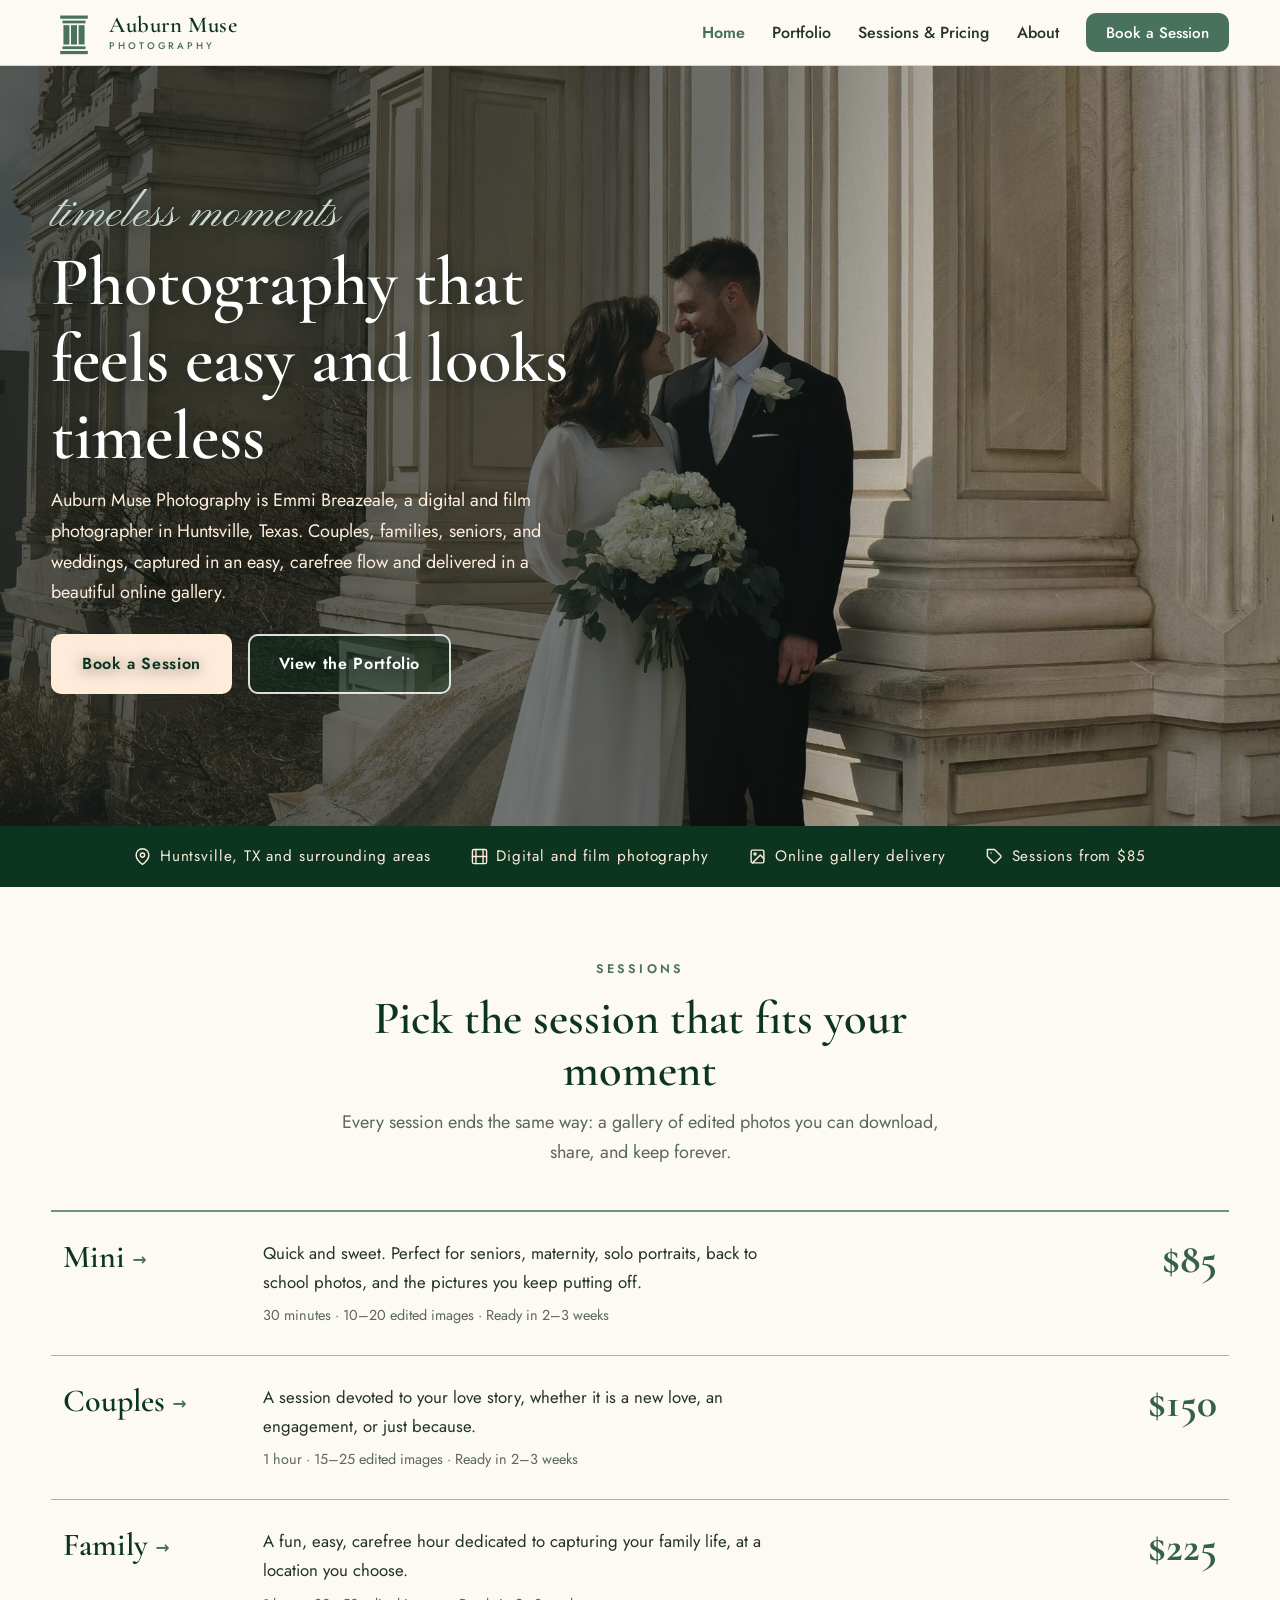
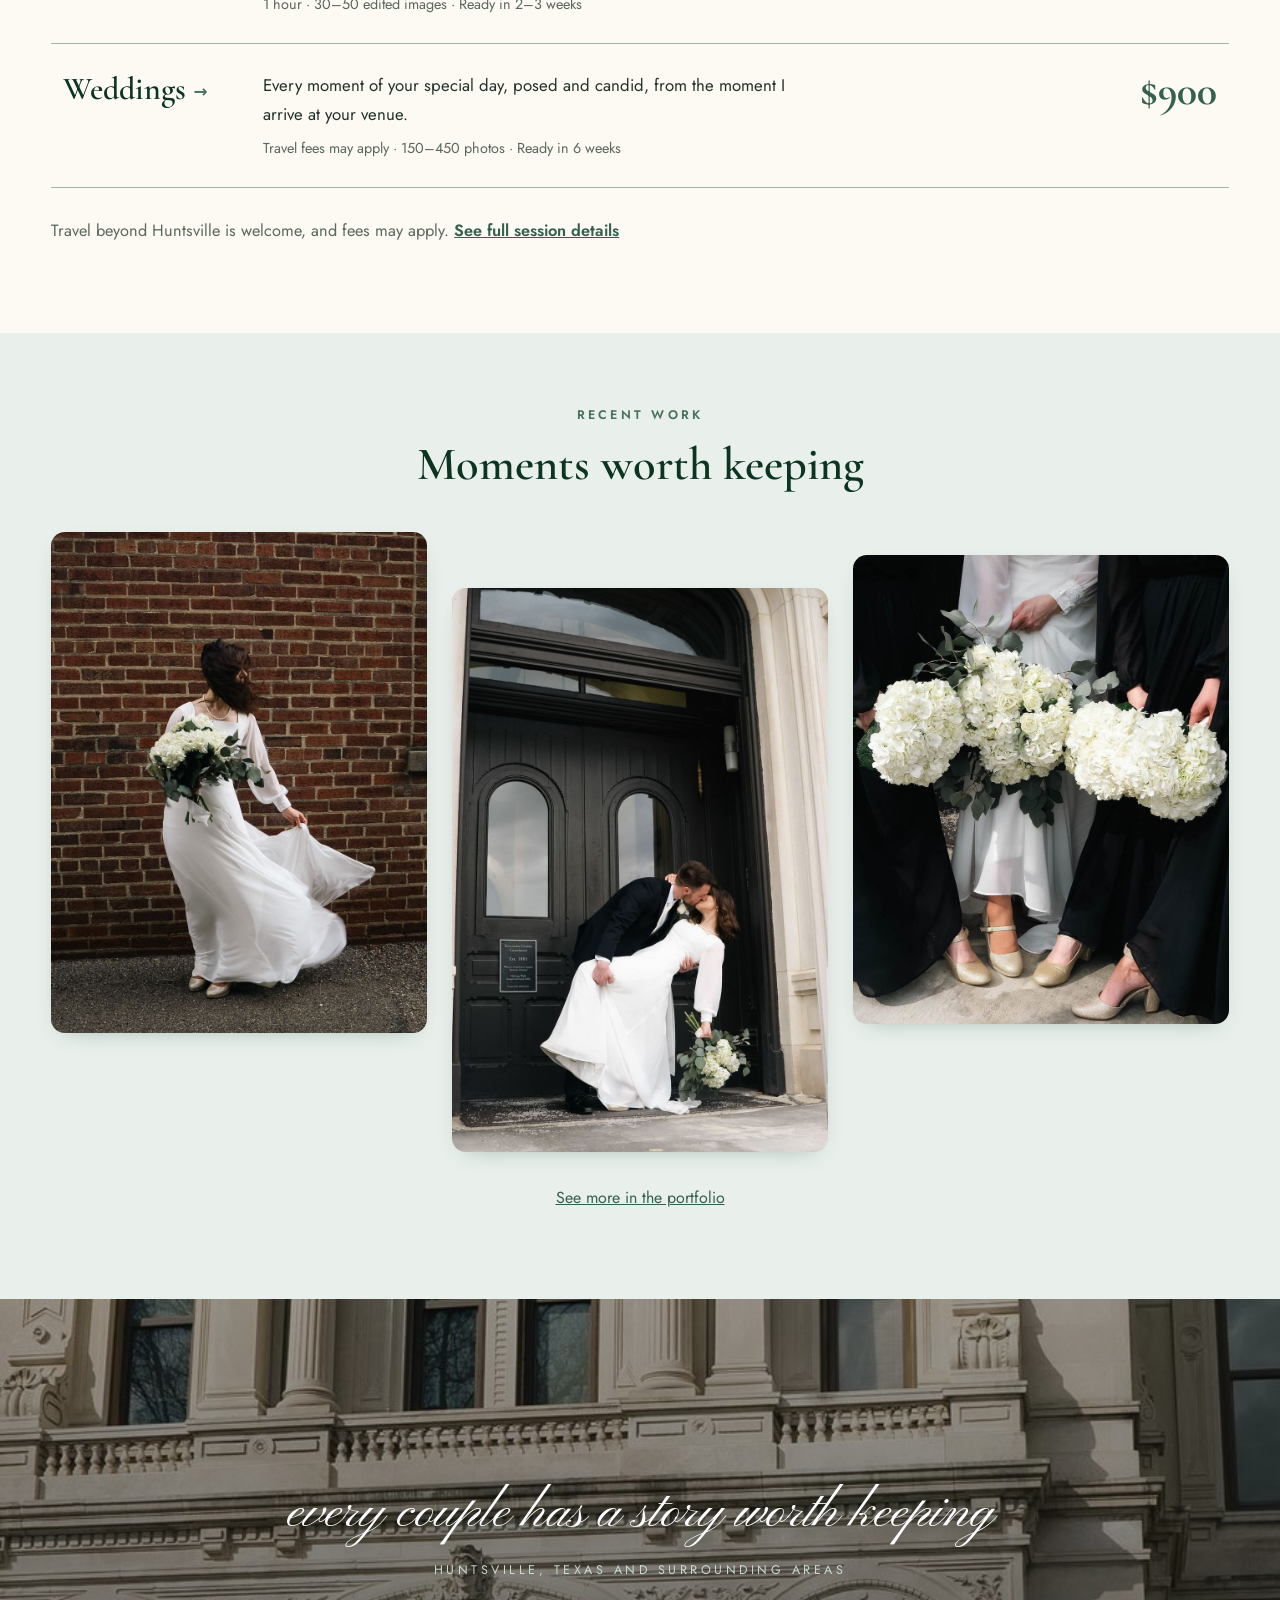
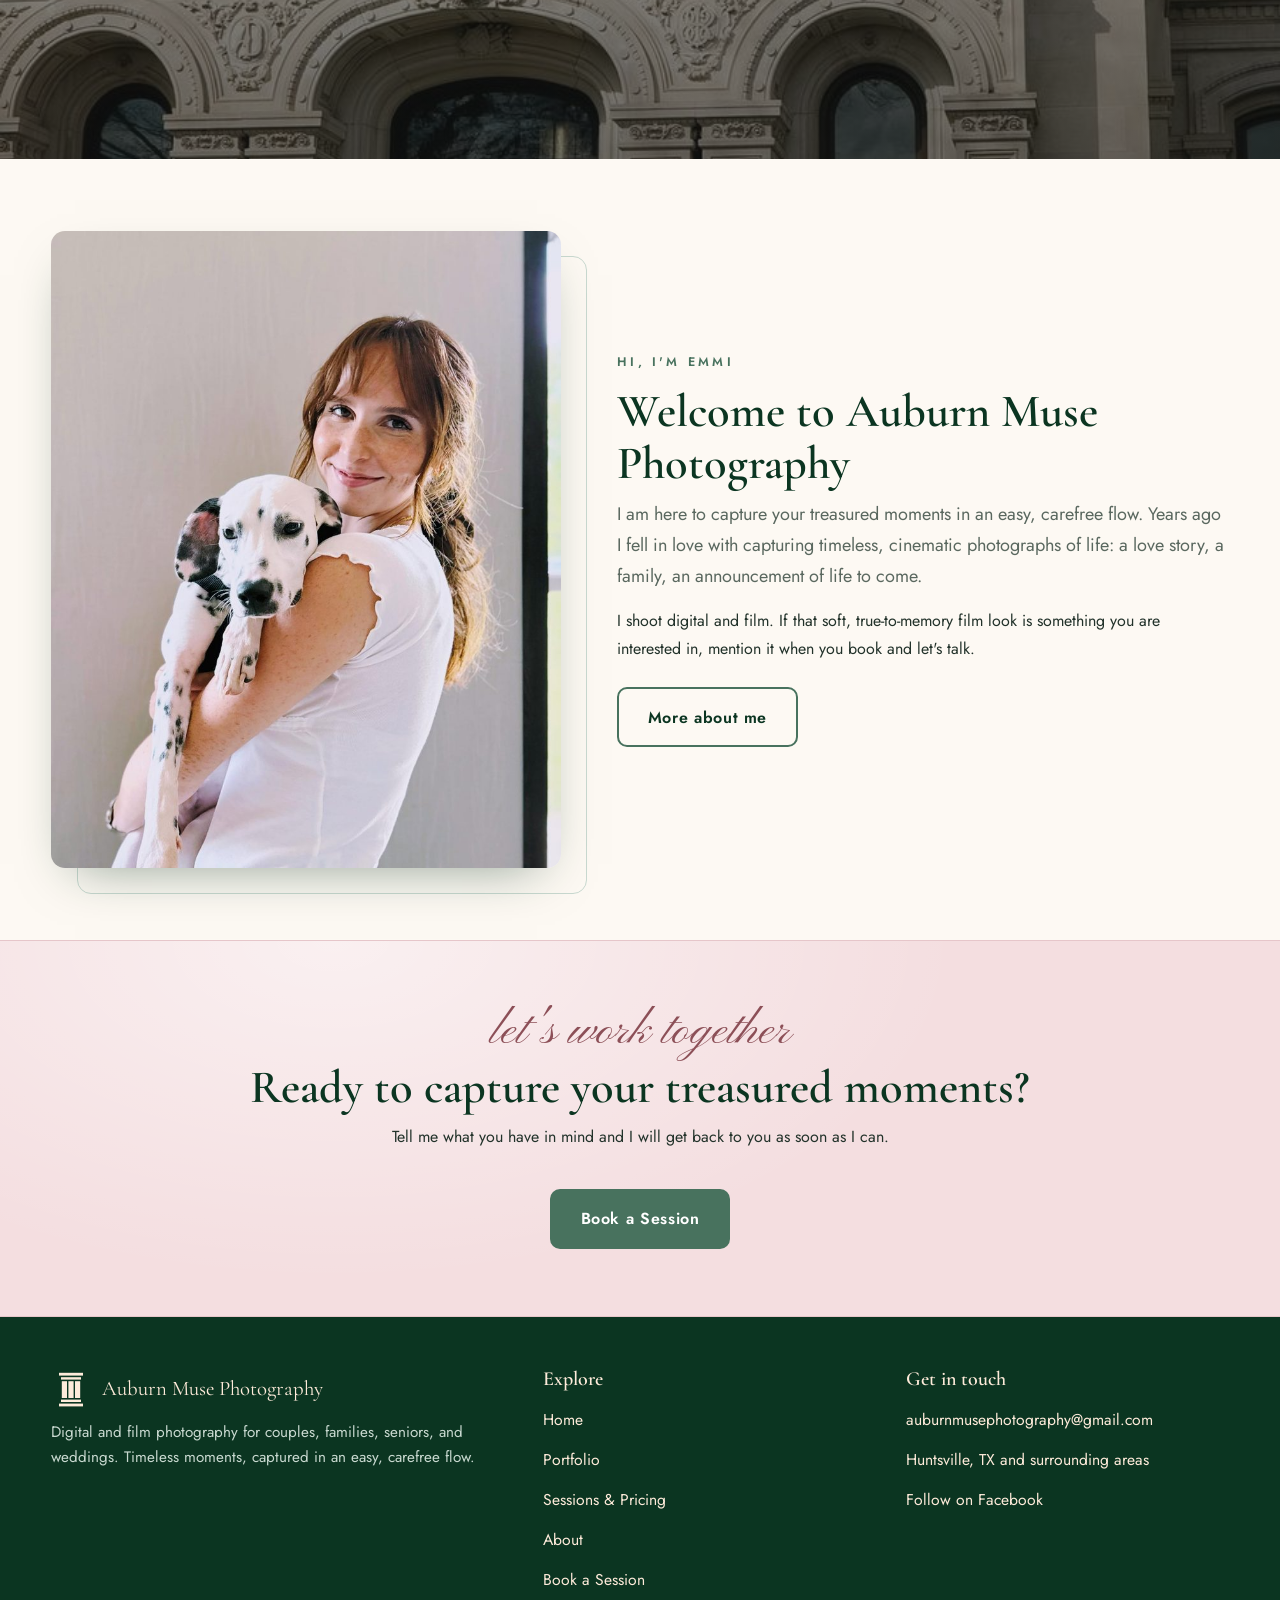
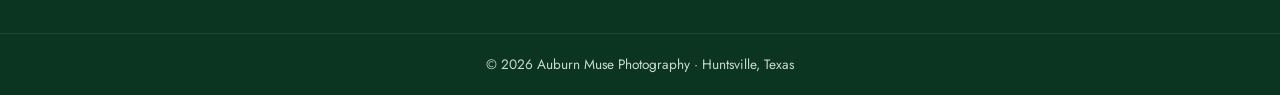
<file: index.html>
<!DOCTYPE html>
<html lang="en">
<head>
  <meta charset="UTF-8">
  <meta name="viewport" content="width=device-width, initial-scale=1.0">
  <meta name="color-scheme" content="light only">
  <meta name="supported-color-schemes" content="light">
  <!-- DRAFT MODE: remove the noindex line and open robots.txt at launch -->
  <meta name="robots" content="noindex,nofollow">
  <title>Auburn Muse Photography | Huntsville, TX Photographer</title>
  <meta name="description" content="Digital and film photography in Huntsville, Texas. Couples, family, senior, and wedding sessions with an easy, carefree flow, delivered in a beautiful online gallery. Sessions from $85.">
  <link rel="canonical" href="https://alexharper24.github.io/auburnmuse-website-repo/">
  <meta name="geo.region" content="US-TX">
  <meta name="geo.placename" content="Huntsville, Texas">
  <meta property="og:type" content="website">
  <meta property="og:title" content="Auburn Muse Photography | Huntsville, TX Photographer">
  <meta property="og:description" content="Digital and film photography in Huntsville, Texas. Couples, families, seniors, and weddings, captured in an easy, carefree flow.">
  <meta property="og:url" content="https://alexharper24.github.io/auburnmuse-website-repo/">
  <meta property="og:image" content="https://alexharper24.github.io/auburnmuse-website-repo/img/hero-couple-columns.jpg">
  <meta property="og:site_name" content="Auburn Muse Photography">
  <meta name="twitter:card" content="summary_large_image">
  <link rel="icon" href="favicon.ico?v=1" sizes="any">
  <link rel="icon" type="image/png" href="img/favicon.png?v=1">
  <link rel="apple-touch-icon" href="img/apple-touch-icon.png?v=1">
  <link rel="preconnect" href="https://fonts.googleapis.com">
  <link rel="preconnect" href="https://fonts.gstatic.com" crossorigin>
  <link href="https://fonts.googleapis.com/css2?family=Cormorant+Garamond:ital,wght@0,400;0,500;0,600;0,700;1,400;1,500&family=Jost:wght@400;500;600&family=Pinyon+Script&display=swap" rel="stylesheet">
  <link rel="stylesheet" href="style.css?v=8">
  <script type="application/ld+json">
  {
    "@context": "https://schema.org",
    "@type": "LocalBusiness",
    "name": "Auburn Muse Photography",
    "description": "Digital and film photography in Huntsville, Texas. Couples, family, senior, and wedding photo sessions delivered in an online gallery.",
    "image": "https://alexharper24.github.io/auburnmuse-website-repo/img/hero-couple-columns.jpg",
    "url": "https://alexharper24.github.io/auburnmuse-website-repo/",
    "email": "auburnmusephotography@gmail.com",
    "priceRange": "$85-$900",
    "founder": { "@type": "Person", "name": "Emmi Breazeale" },
    "address": { "@type": "PostalAddress", "addressLocality": "Huntsville", "addressRegion": "TX", "addressCountry": "US" },
    "areaServed": "Huntsville, Texas and surrounding areas",
    "sameAs": ["https://www.facebook.com/profile.php?id=61593347330712"]
  }
  </script>
</head>
<body>

<header class="nav">
  <div class="wrap">
    <a class="brand" href="index.html" aria-label="Auburn Muse Photography home">
      <span class="mark"><svg viewBox="0 0 100 100" aria-hidden="true" focusable="false" fill="currentColor"><rect x="20" y="12" width="60" height="7"/><rect x="25" y="23" width="50" height="6"/><rect x="27" y="33" width="13" height="42"/><rect x="43.5" y="33" width="13" height="42"/><rect x="60" y="33" width="13" height="42"/><rect x="25" y="79" width="50" height="6"/><rect x="20" y="89" width="60" height="7"/></svg></span>
      <span class="name">Auburn Muse<span>Photography</span></span>
    </a>
    <button class="nav-toggle" id="navToggle" aria-label="Open menu" aria-expanded="false" aria-controls="navLinks">
      <span></span><span></span><span></span>
    </button>
    <ul class="nav-links" id="navLinks">
      <li><a href="index.html" class="active">Home</a></li>
      <li><a href="portfolio.html">Portfolio</a></li>
      <li><a href="pricing.html">Sessions &amp; Pricing</a></li>
      <li><a href="about.html">About</a></li>
      <li><a href="book.html" class="nav-cta">Book a Session</a></li>
    </ul>
  </div>
</header>

<section class="hero-full">
  <img class="hero-bg" src="img/hero-couple-columns.jpg" alt="A bride and groom smile at each other beside the stone columns of a historic building" width="1800" height="1419" fetchpriority="high">
  <div class="hero-scrim" aria-hidden="true"></div>
  <div class="wrap">
    <div class="hero-copy">
      <span class="script-accent">timeless moments</span>
      <h1>Photography that feels easy and looks timeless</h1>
      <p class="lead">Auburn Muse Photography is Emmi Breazeale, a digital and film photographer in Huntsville, Texas. Couples, families, seniors, and weddings, captured in an easy, carefree flow and delivered in a beautiful online gallery.</p>
      <div class="hero-ctas">
        <a class="btn btn-primary" href="book.html">Book a Session</a>
        <a class="btn btn-ghost" href="portfolio.html">View the Portfolio</a>
      </div>
    </div>
  </div>
</section>

<div class="facts">
  <div class="wrap">
    <span><svg viewBox="0 0 24 24" fill="none" stroke="currentColor" stroke-width="2" stroke-linecap="round" stroke-linejoin="round" aria-hidden="true"><path d="M21 10c0 7-9 13-9 13s-9-6-9-13a9 9 0 0 1 18 0z"/><circle cx="12" cy="10" r="3"/></svg>Huntsville, TX and surrounding areas</span>
    <span><svg viewBox="0 0 24 24" fill="none" stroke="currentColor" stroke-width="2" stroke-linecap="round" stroke-linejoin="round" aria-hidden="true"><rect x="2" y="2" width="20" height="20" rx="2.18"/><line x1="7" y1="2" x2="7" y2="22"/><line x1="17" y1="2" x2="17" y2="22"/><line x1="2" y1="12" x2="22" y2="12"/></svg>Digital and film photography</span>
    <span><svg viewBox="0 0 24 24" fill="none" stroke="currentColor" stroke-width="2" stroke-linecap="round" stroke-linejoin="round" aria-hidden="true"><rect x="3" y="3" width="18" height="18" rx="2"/><circle cx="8.5" cy="8.5" r="1.5"/><path d="M21 15l-5-5L5 21"/></svg>Online gallery delivery</span>
    <span><svg viewBox="0 0 24 24" fill="none" stroke="currentColor" stroke-width="2" stroke-linecap="round" stroke-linejoin="round" aria-hidden="true"><path d="M20.59 13.41l-7.17 7.17a2 2 0 0 1-2.83 0L2 12V2h10l8.59 8.59a2 2 0 0 1 0 2.83z"/><line x1="7" y1="7" x2="7.01" y2="7"/></svg>Sessions from $85</span>
  </div>
</div>

<section class="section">
  <div class="wrap">
    <div class="section-head reveal">
      <p class="eyebrow">Sessions</p>
      <h2>Pick the session that fits your moment</h2>
      <p class="lead">Every session ends the same way: a gallery of edited photos you can download, share, and keep forever.</p>
    </div>
    <div class="sessions reveal">
      <a class="session-row" href="pricing.html#mini">
        <div class="s-name">Mini<span class="s-arrow" aria-hidden="true">&rarr;</span></div>
        <div class="s-body">
          <p class="s-desc">Quick and sweet. Perfect for seniors, maternity, solo portraits, back to school photos, and the pictures you keep putting off.</p>
          <p class="s-meta">30 minutes &middot; 10&ndash;20 edited images &middot; Ready in 2&ndash;3 weeks</p>
        </div>
        <div class="s-price">$85</div>
      </a>
      <a class="session-row" href="pricing.html#couples">
        <div class="s-name">Couples<span class="s-arrow" aria-hidden="true">&rarr;</span></div>
        <div class="s-body">
          <p class="s-desc">A session devoted to your love story, whether it is a new love, an engagement, or just because.</p>
          <p class="s-meta">1 hour &middot; 15&ndash;25 edited images &middot; Ready in 2&ndash;3 weeks</p>
        </div>
        <div class="s-price">$150</div>
      </a>
      <a class="session-row" href="pricing.html#family">
        <div class="s-name">Family<span class="s-arrow" aria-hidden="true">&rarr;</span></div>
        <div class="s-body">
          <p class="s-desc">A fun, easy, carefree hour dedicated to capturing your family life, at a location you choose.</p>
          <p class="s-meta">1 hour &middot; 30&ndash;50 edited images &middot; Ready in 2&ndash;3 weeks</p>
        </div>
        <div class="s-price">$225</div>
      </a>
      <a class="session-row" href="pricing.html#weddings">
        <div class="s-name">Weddings<span class="s-arrow" aria-hidden="true">&rarr;</span></div>
        <div class="s-body">
          <p class="s-desc">Every moment of your special day, posed and candid, from the moment I arrive at your venue.</p>
          <p class="s-meta">Travel fees may apply &middot; 150&ndash;450 photos &middot; Ready in 6 weeks</p>
        </div>
        <div class="s-price">$900</div>
      </a>
    </div>
    <p class="sessions-note reveal">Travel beyond Huntsville is welcome, and fees may apply. <a href="pricing.html">See full session details</a></p>
  </div>
</section>

<section class="section section-tint">
  <div class="wrap">
    <div class="section-head reveal">
      <p class="eyebrow">Recent work</p>
      <h2>Moments worth keeping</h2>
    </div>
    <div class="feat">
      <figure class="f-1 reveal"><img src="img/wedding-bride-twirl.jpg" alt="A bride twirls her chiffon skirt in front of a red brick wall, holding a white hydrangea bouquet" loading="lazy" width="900" height="1350"></figure>
      <figure class="f-2 arch reveal"><img src="img/wedding-kiss-doorway.jpg" alt="A groom dips his bride for a kiss in the dark arched doorway of a historic courthouse" loading="lazy" width="900" height="1350"></figure>
      <figure class="f-3 reveal"><img src="img/wedding-bouquets.jpg" alt="A bride and her bridesmaids hold bouquets of white hydrangeas in a close up detail photo" loading="lazy" width="900" height="1221"></figure>
    </div>
    <p class="gallery-note reveal"><a href="portfolio.html">See more in the portfolio</a></p>
  </div>
</section>

<section class="photo-band">
  <img src="img/wedding-courthouse-facade.jpg" alt="A bride and groom stand together on the steps of an ornate historic courthouse" loading="lazy" width="900" height="1350">
  <div class="band-scrim" aria-hidden="true"></div>
  <div class="wrap">
    <p>every couple has a story worth keeping</p>
    <p class="band-sub">Huntsville, Texas and surrounding areas</p>
  </div>
</section>

<section class="section">
  <div class="wrap">
    <div class="about-grid">
      <div class="about-photo reveal">
        <img src="img/emmi.jpg" alt="Emmi Breazeale smiling with a dalmatian puppy in her arms" loading="lazy" width="800" height="1000">
      </div>
      <div class="reveal">
        <p class="eyebrow">Hi, I'm Emmi</p>
        <h2>Welcome to Auburn Muse Photography</h2>
        <p class="lead">I am here to capture your treasured moments in an easy, carefree flow. Years ago I fell in love with capturing timeless, cinematic photographs of life: a love story, a family, an announcement of life to come.</p>
        <p>I shoot digital and film. If that soft, true-to-memory film look is something you are interested in, mention it when you book and let's talk.</p>
        <div class="hero-ctas">
          <a class="btn btn-ghost" href="about.html">More about me</a>
        </div>
      </div>
    </div>
  </div>
</section>

<section class="cta-ribbon">
  <div class="wrap reveal">
    <span class="script-accent">let's work together</span>
    <h2>Ready to capture your treasured moments?</h2>
    <p>Tell me what you have in mind and I will get back to you as soon as I can.</p>
    <a class="btn btn-primary" href="book.html">Book a Session</a>
  </div>
</section>

<footer class="footer">
  <div class="wrap">
    <div>
      <div class="foot-brand">
        <span class="mark"><svg viewBox="0 0 100 100" aria-hidden="true" focusable="false" fill="currentColor"><rect x="20" y="12" width="60" height="7"/><rect x="25" y="23" width="50" height="6"/><rect x="27" y="33" width="13" height="42"/><rect x="43.5" y="33" width="13" height="42"/><rect x="60" y="33" width="13" height="42"/><rect x="25" y="79" width="50" height="6"/><rect x="20" y="89" width="60" height="7"/></svg></span>
        <span class="fname">Auburn Muse Photography</span>
      </div>
      <p>Digital and film photography for couples, families, seniors, and weddings. Timeless moments, captured in an easy, carefree flow.</p>
    </div>
    <div>
      <h3>Explore</h3>
      <ul>
        <li><a href="index.html">Home</a></li>
        <li><a href="portfolio.html">Portfolio</a></li>
        <li><a href="pricing.html">Sessions &amp; Pricing</a></li>
        <li><a href="about.html">About</a></li>
        <li><a href="book.html">Book a Session</a></li>
      </ul>
    </div>
    <div>
      <h3>Get in touch</h3>
      <ul>
        <li><a href="mailto:auburnmusephotography@gmail.com">auburnmusephotography@gmail.com</a></li>
        <li><a href="https://www.google.com/maps/search/?api=1&amp;query=Huntsville%2C+TX" target="_blank" rel="noopener">Huntsville, TX and surrounding areas</a></li>
        <li><a href="https://www.facebook.com/profile.php?id=61593347330712" target="_blank" rel="noopener">Follow on Facebook</a></li>
      </ul>
    </div>
  </div>
  <div class="foot-bottom"><div class="wrap">&copy; <span id="year">2026</span> Auburn Muse Photography &middot; Huntsville, Texas</div></div>
</footer>

<script src="main.js?v=3"></script>
</body>
</html>
</file>
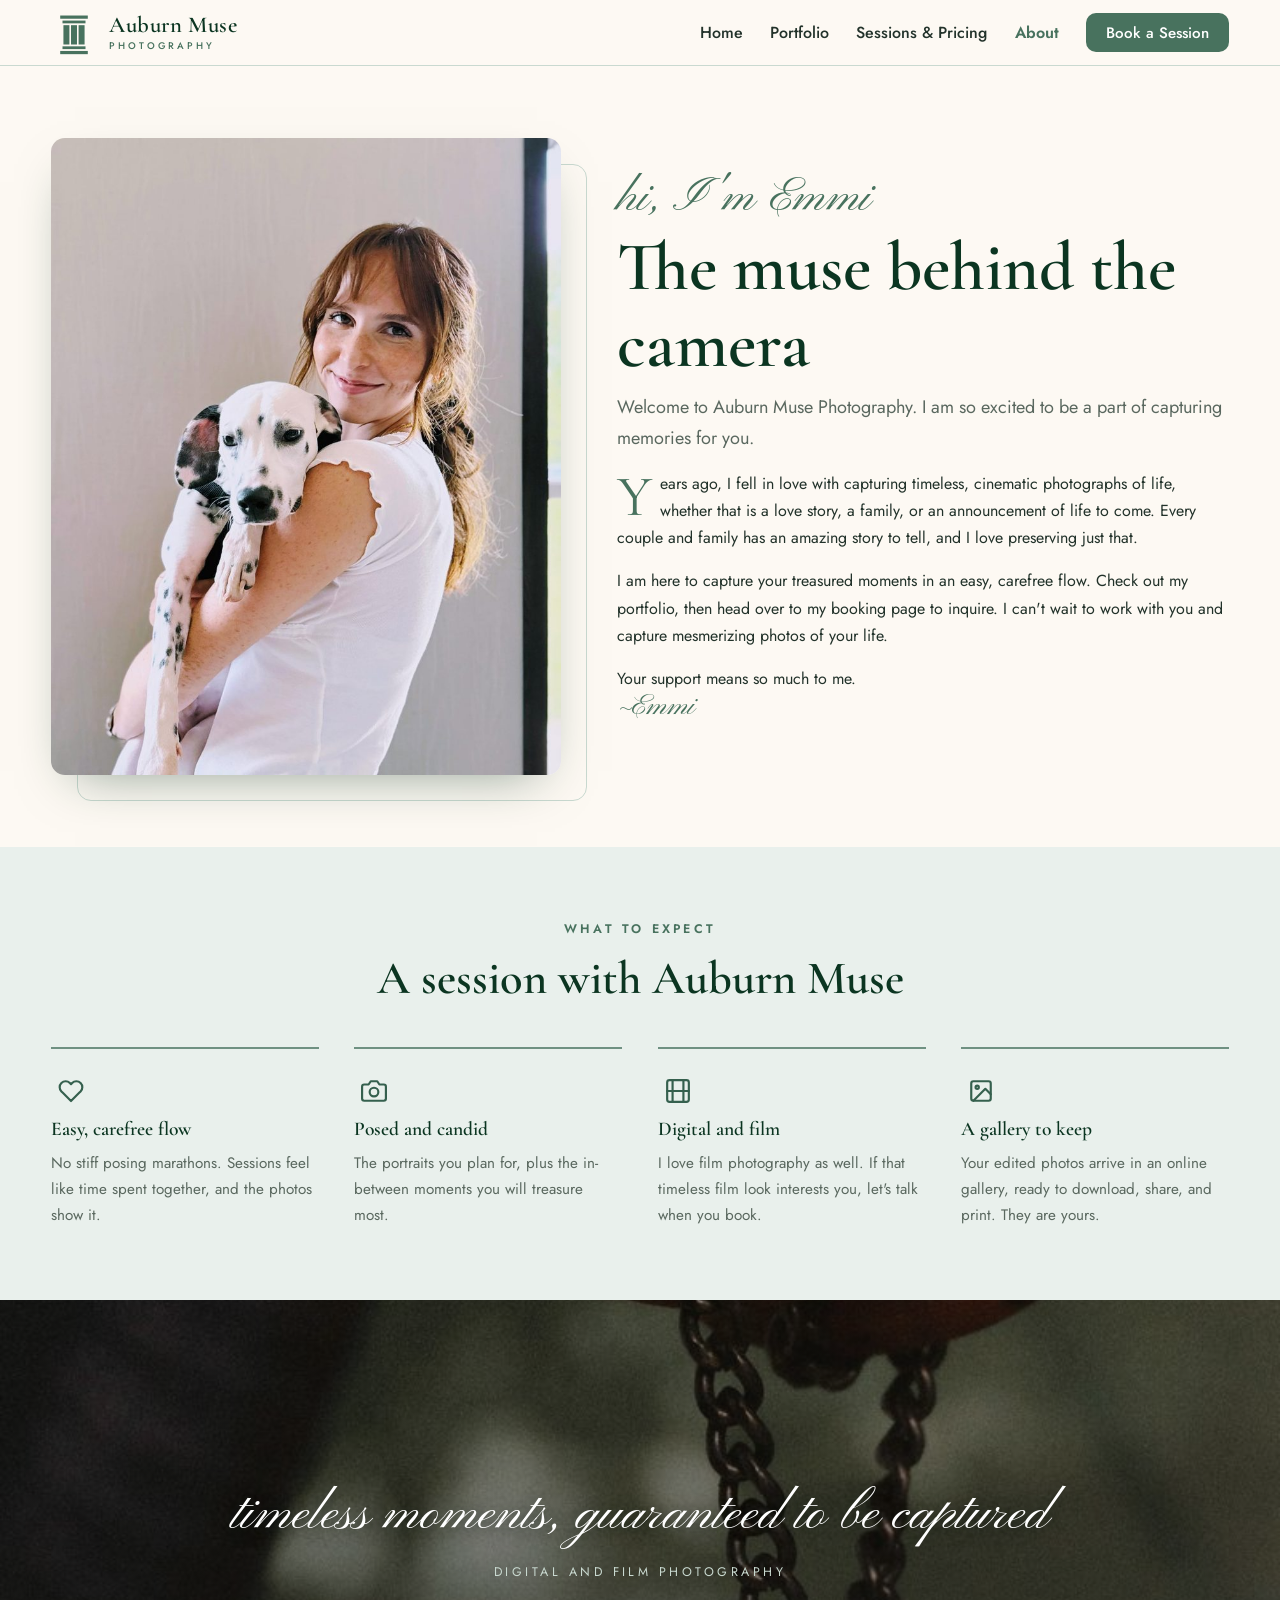
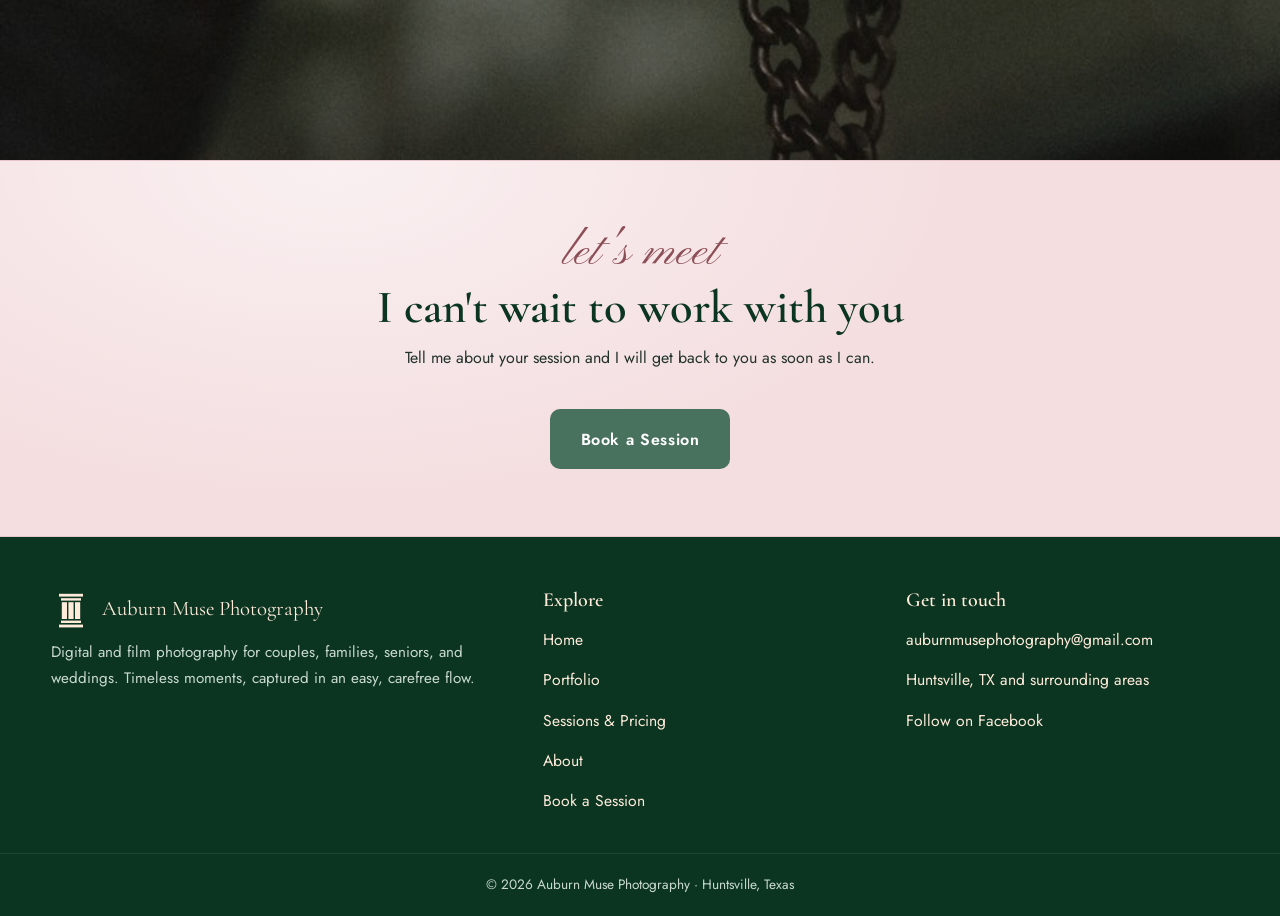
<file: about.html>
<!DOCTYPE html>
<html lang="en">
<head>
  <meta charset="UTF-8">
  <meta name="viewport" content="width=device-width, initial-scale=1.0">
  <meta name="color-scheme" content="light only">
  <meta name="supported-color-schemes" content="light">
  <!-- DRAFT MODE: remove the noindex line and open robots.txt at launch -->
  <meta name="robots" content="noindex,nofollow">
  <title>About Emmi | Auburn Muse Photography | Huntsville, TX</title>
  <meta name="description" content="Meet Emmi Breazeale, the photographer behind Auburn Muse Photography in Huntsville, Texas. Timeless, cinematic digital and film photography.">
  <link rel="canonical" href="https://alexharper24.github.io/auburnmuse-website-repo/about.html">
  <meta name="geo.region" content="US-TX">
  <meta name="geo.placename" content="Huntsville, Texas">
  <meta property="og:type" content="website">
  <meta property="og:title" content="About Emmi | Auburn Muse Photography">
  <meta property="og:description" content="Meet Emmi Breazeale, the photographer behind Auburn Muse Photography in Huntsville, Texas.">
  <meta property="og:url" content="https://alexharper24.github.io/auburnmuse-website-repo/about.html">
  <meta property="og:image" content="https://alexharper24.github.io/auburnmuse-website-repo/img/emmi.jpg">
  <meta property="og:site_name" content="Auburn Muse Photography">
  <meta name="twitter:card" content="summary_large_image">
  <link rel="icon" href="favicon.ico?v=1" sizes="any">
  <link rel="icon" type="image/png" href="img/favicon.png?v=1">
  <link rel="apple-touch-icon" href="img/apple-touch-icon.png?v=1">
  <link rel="preconnect" href="https://fonts.googleapis.com">
  <link rel="preconnect" href="https://fonts.gstatic.com" crossorigin>
  <link href="https://fonts.googleapis.com/css2?family=Cormorant+Garamond:ital,wght@0,400;0,500;0,600;0,700;1,400;1,500&family=Jost:wght@400;500;600&family=Pinyon+Script&display=swap" rel="stylesheet">
  <link rel="stylesheet" href="style.css?v=8">
</head>
<body>

<header class="nav">
  <div class="wrap">
    <a class="brand" href="index.html" aria-label="Auburn Muse Photography home">
      <span class="mark"><svg viewBox="0 0 100 100" aria-hidden="true" focusable="false" fill="currentColor"><rect x="20" y="12" width="60" height="7"/><rect x="25" y="23" width="50" height="6"/><rect x="27" y="33" width="13" height="42"/><rect x="43.5" y="33" width="13" height="42"/><rect x="60" y="33" width="13" height="42"/><rect x="25" y="79" width="50" height="6"/><rect x="20" y="89" width="60" height="7"/></svg></span>
      <span class="name">Auburn Muse<span>Photography</span></span>
    </a>
    <button class="nav-toggle" id="navToggle" aria-label="Open menu" aria-expanded="false" aria-controls="navLinks">
      <span></span><span></span><span></span>
    </button>
    <ul class="nav-links" id="navLinks">
      <li><a href="index.html">Home</a></li>
      <li><a href="portfolio.html">Portfolio</a></li>
      <li><a href="pricing.html">Sessions &amp; Pricing</a></li>
      <li><a href="about.html" class="active">About</a></li>
      <li><a href="book.html" class="nav-cta">Book a Session</a></li>
    </ul>
  </div>
</header>

<section class="section">
  <div class="wrap">
    <div class="about-grid">
      <div class="about-photo">
        <img src="img/emmi.jpg" alt="Emmi Breazeale smiling with a dalmatian puppy in her arms" width="800" height="1000">
      </div>
      <div>
        <span class="script-accent">hi, I'm Emmi</span>
        <h1>The muse behind the camera</h1>
        <p class="lead">Welcome to Auburn Muse Photography. I am so excited to be a part of capturing memories for you.</p>
        <p class="about-lede">Years ago, I fell in love with capturing timeless, cinematic photographs of life, whether that is a love story, a family, or an announcement of life to come. Every couple and family has an amazing story to tell, and I love preserving just that.</p>
        <p>I am here to capture your treasured moments in an easy, carefree flow. Check out my portfolio, then head over to my booking page to inquire. I can't wait to work with you and capture mesmerizing photos of your life.</p>
        <p>Your support means so much to me.<br><span class="script-accent" style="font-size:1.9rem">~Emmi</span></p>
      </div>
    </div>
  </div>
</section>

<section class="section section-tint">
  <div class="wrap">
    <div class="section-head reveal">
      <p class="eyebrow">What to expect</p>
      <h2>A session with Auburn Muse</h2>
    </div>
    <div class="values">
      <div class="value-card reveal">
        <span class="icon"><svg viewBox="0 0 24 24" fill="none" stroke="currentColor" stroke-width="2" stroke-linecap="round" stroke-linejoin="round" aria-hidden="true"><path d="M20.84 4.61a5.5 5.5 0 0 0-7.78 0L12 5.67l-1.06-1.06a5.5 5.5 0 0 0-7.78 7.78l1.06 1.06L12 21.23l7.78-7.78 1.06-1.06a5.5 5.5 0 0 0 0-7.78z"/></svg></span>
        <h3>Easy, carefree flow</h3>
        <p>No stiff posing marathons. Sessions feel like time spent together, and the photos show it.</p>
      </div>
      <div class="value-card reveal">
        <span class="icon"><svg viewBox="0 0 24 24" fill="none" stroke="currentColor" stroke-width="2" stroke-linecap="round" stroke-linejoin="round" aria-hidden="true"><path d="M23 19a2 2 0 0 1-2 2H3a2 2 0 0 1-2-2V8a2 2 0 0 1 2-2h4l2-3h6l2 3h4a2 2 0 0 1 2 2z"/><circle cx="12" cy="13" r="4"/></svg></span>
        <h3>Posed and candid</h3>
        <p>The portraits you plan for, plus the in-between moments you will treasure most.</p>
      </div>
      <div class="value-card reveal">
        <span class="icon"><svg viewBox="0 0 24 24" fill="none" stroke="currentColor" stroke-width="2" stroke-linecap="round" stroke-linejoin="round" aria-hidden="true"><rect x="2" y="2" width="20" height="20" rx="2.18"/><line x1="7" y1="2" x2="7" y2="22"/><line x1="17" y1="2" x2="17" y2="22"/><line x1="2" y1="12" x2="22" y2="12"/></svg></span>
        <h3>Digital and film</h3>
        <p>I love film photography as well. If that timeless film look interests you, let's talk when you book.</p>
      </div>
      <div class="value-card reveal">
        <span class="icon"><svg viewBox="0 0 24 24" fill="none" stroke="currentColor" stroke-width="2" stroke-linecap="round" stroke-linejoin="round" aria-hidden="true"><rect x="3" y="3" width="18" height="18" rx="2"/><circle cx="8.5" cy="8.5" r="1.5"/><path d="M21 15l-5-5L5 21"/></svg></span>
        <h3>A gallery to keep</h3>
        <p>Your edited photos arrive in an online gallery, ready to download, share, and print. They are yours.</p>
      </div>
    </div>
  </div>
</section>

<section class="photo-band">
  <img src="img/detail-pocket-watch.jpg" alt="A silver pocket watch on a chain hangs from a rusted horseshoe held in a hand" loading="lazy" width="800" height="1421">
  <div class="band-scrim" aria-hidden="true"></div>
  <div class="wrap">
    <p>timeless moments, guaranteed to be captured</p>
    <p class="band-sub">Digital and film photography</p>
  </div>
</section>

<section class="cta-ribbon">
  <div class="wrap reveal">
    <span class="script-accent">let's meet</span>
    <h2>I can't wait to work with you</h2>
    <p>Tell me about your session and I will get back to you as soon as I can.</p>
    <a class="btn btn-primary" href="book.html">Book a Session</a>
  </div>
</section>

<footer class="footer">
  <div class="wrap">
    <div>
      <div class="foot-brand">
        <span class="mark"><svg viewBox="0 0 100 100" aria-hidden="true" focusable="false" fill="currentColor"><rect x="20" y="12" width="60" height="7"/><rect x="25" y="23" width="50" height="6"/><rect x="27" y="33" width="13" height="42"/><rect x="43.5" y="33" width="13" height="42"/><rect x="60" y="33" width="13" height="42"/><rect x="25" y="79" width="50" height="6"/><rect x="20" y="89" width="60" height="7"/></svg></span>
        <span class="fname">Auburn Muse Photography</span>
      </div>
      <p>Digital and film photography for couples, families, seniors, and weddings. Timeless moments, captured in an easy, carefree flow.</p>
    </div>
    <div>
      <h3>Explore</h3>
      <ul>
        <li><a href="index.html">Home</a></li>
        <li><a href="portfolio.html">Portfolio</a></li>
        <li><a href="pricing.html">Sessions &amp; Pricing</a></li>
        <li><a href="about.html">About</a></li>
        <li><a href="book.html">Book a Session</a></li>
      </ul>
    </div>
    <div>
      <h3>Get in touch</h3>
      <ul>
        <li><a href="mailto:auburnmusephotography@gmail.com">auburnmusephotography@gmail.com</a></li>
        <li><a href="https://www.google.com/maps/search/?api=1&amp;query=Huntsville%2C+TX" target="_blank" rel="noopener">Huntsville, TX and surrounding areas</a></li>
        <li><a href="https://www.facebook.com/profile.php?id=61593347330712" target="_blank" rel="noopener">Follow on Facebook</a></li>
      </ul>
    </div>
  </div>
  <div class="foot-bottom"><div class="wrap">&copy; <span id="year">2026</span> Auburn Muse Photography &middot; Huntsville, Texas</div></div>
</footer>

<script src="main.js?v=3"></script>
</body>
</html>
</file>
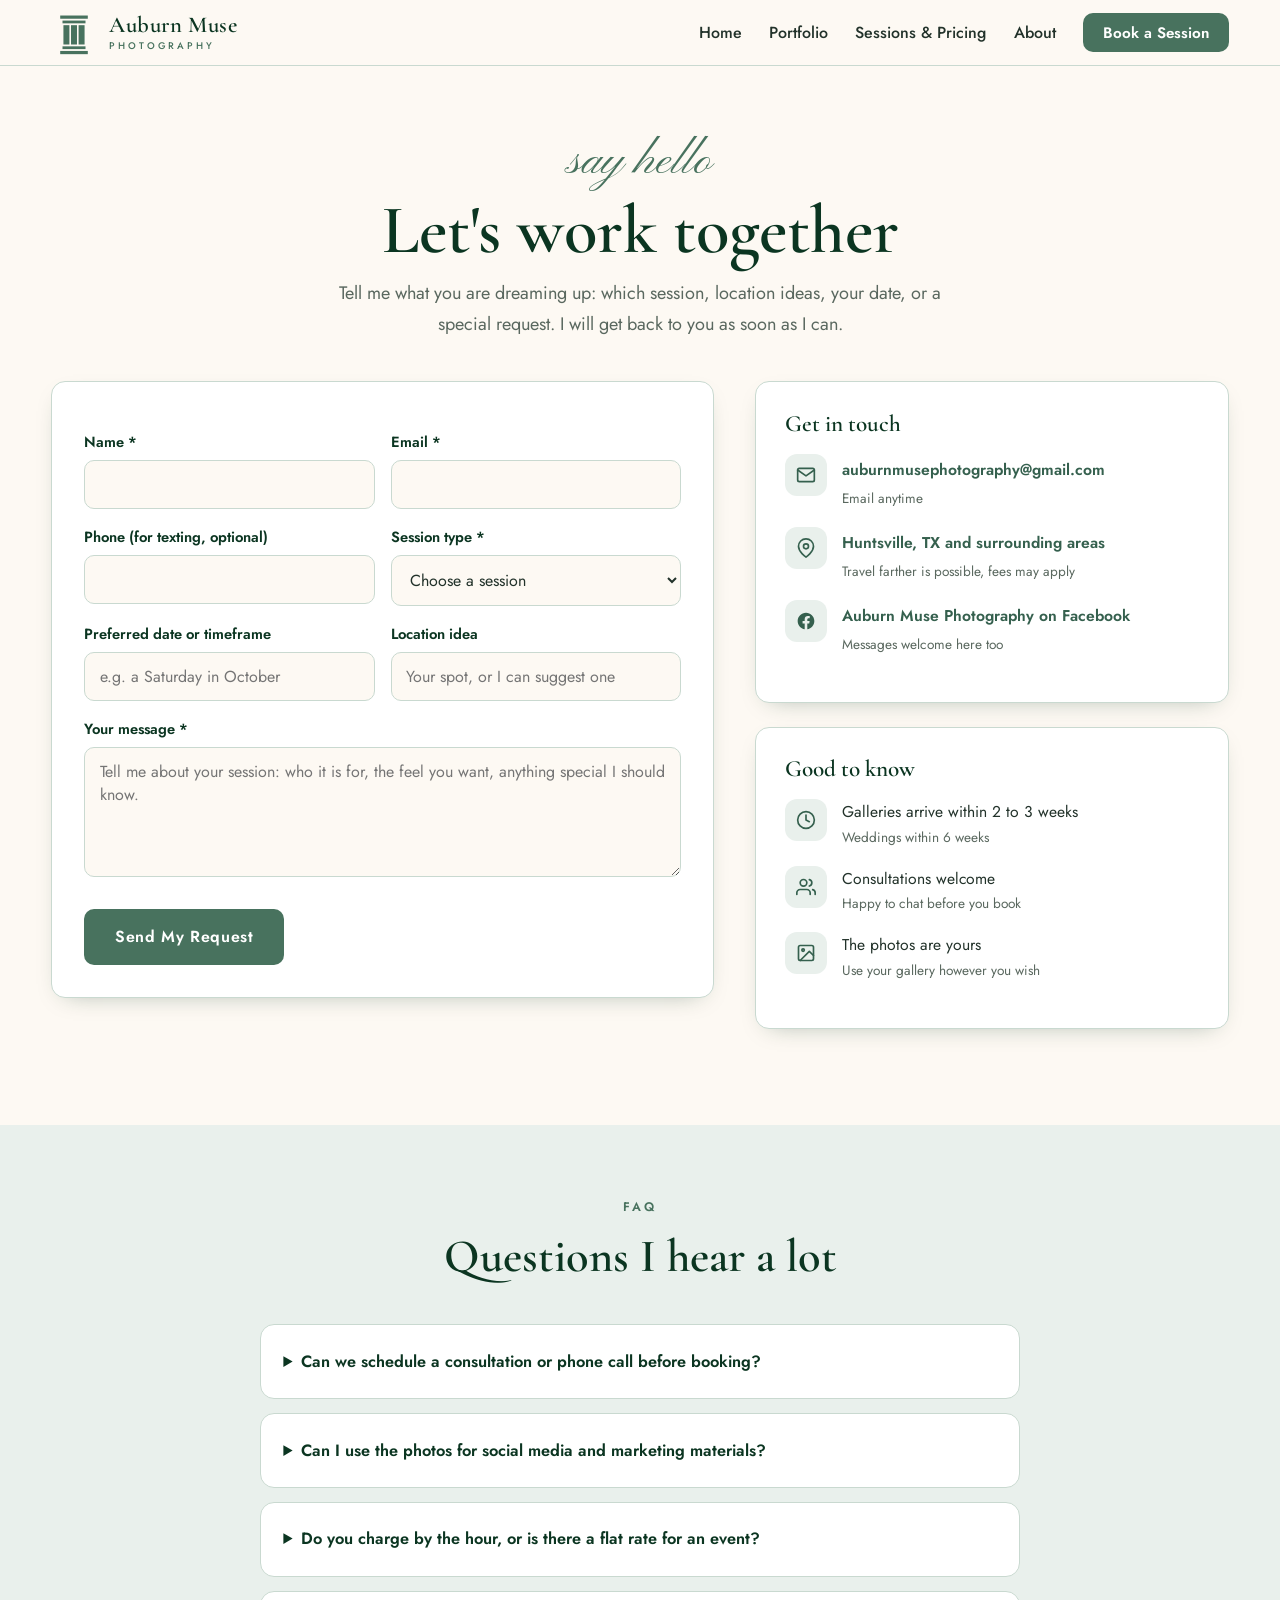
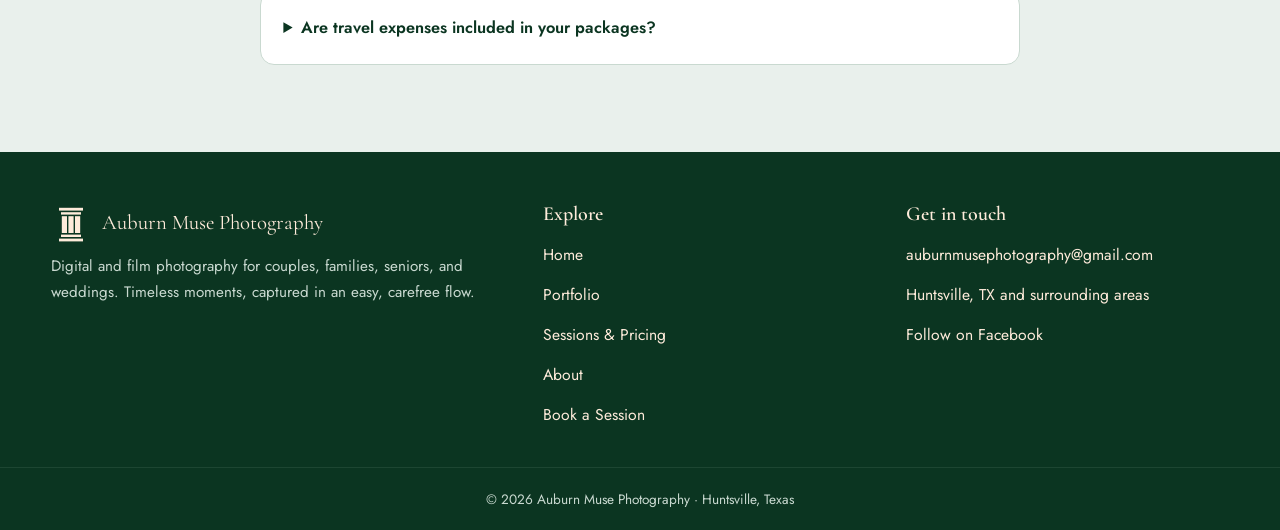
<file: book.html>
<!DOCTYPE html>
<html lang="en">
<head>
  <meta charset="UTF-8">
  <meta name="viewport" content="width=device-width, initial-scale=1.0">
  <meta name="color-scheme" content="light only">
  <meta name="supported-color-schemes" content="light">
  <!-- DRAFT MODE: remove the noindex line and open robots.txt at launch -->
  <meta name="robots" content="noindex,nofollow">
  <title>Book a Session | Auburn Muse Photography | Huntsville, TX</title>
  <meta name="description" content="Book a photo session with Auburn Muse Photography in Huntsville, Texas. Send a booking request for a mini, couples, family, or wedding session.">
  <link rel="canonical" href="https://alexharper24.github.io/auburnmuse-website-repo/book.html">
  <meta name="geo.region" content="US-TX">
  <meta name="geo.placename" content="Huntsville, Texas">
  <meta property="og:type" content="website">
  <meta property="og:title" content="Book a Session | Auburn Muse Photography">
  <meta property="og:description" content="Send a booking request for a mini, couples, family, or wedding session in Huntsville, Texas.">
  <meta property="og:url" content="https://alexharper24.github.io/auburnmuse-website-repo/book.html">
  <meta property="og:image" content="https://alexharper24.github.io/auburnmuse-website-repo/img/wedding-rings.jpg">
  <meta property="og:site_name" content="Auburn Muse Photography">
  <meta name="twitter:card" content="summary_large_image">
  <link rel="icon" href="favicon.ico?v=1" sizes="any">
  <link rel="icon" type="image/png" href="img/favicon.png?v=1">
  <link rel="apple-touch-icon" href="img/apple-touch-icon.png?v=1">
  <link rel="preconnect" href="https://fonts.googleapis.com">
  <link rel="preconnect" href="https://fonts.gstatic.com" crossorigin>
  <link href="https://fonts.googleapis.com/css2?family=Cormorant+Garamond:ital,wght@0,400;0,500;0,600;0,700;1,400;1,500&family=Jost:wght@400;500;600&family=Pinyon+Script&display=swap" rel="stylesheet">
  <link rel="stylesheet" href="style.css?v=8">
</head>
<body>

<header class="nav">
  <div class="wrap">
    <a class="brand" href="index.html" aria-label="Auburn Muse Photography home">
      <span class="mark"><svg viewBox="0 0 100 100" aria-hidden="true" focusable="false" fill="currentColor"><rect x="20" y="12" width="60" height="7"/><rect x="25" y="23" width="50" height="6"/><rect x="27" y="33" width="13" height="42"/><rect x="43.5" y="33" width="13" height="42"/><rect x="60" y="33" width="13" height="42"/><rect x="25" y="79" width="50" height="6"/><rect x="20" y="89" width="60" height="7"/></svg></span>
      <span class="name">Auburn Muse<span>Photography</span></span>
    </a>
    <button class="nav-toggle" id="navToggle" aria-label="Open menu" aria-expanded="false" aria-controls="navLinks">
      <span></span><span></span><span></span>
    </button>
    <ul class="nav-links" id="navLinks">
      <li><a href="index.html">Home</a></li>
      <li><a href="portfolio.html">Portfolio</a></li>
      <li><a href="pricing.html">Sessions &amp; Pricing</a></li>
      <li><a href="about.html">About</a></li>
      <li><a href="book.html" class="nav-cta active">Book a Session</a></li>
    </ul>
  </div>
</header>

<section class="section">
  <div class="wrap">
    <div class="section-head">
      <span class="script-accent">say hello</span>
      <h1>Let's work together</h1>
      <p class="lead">Tell me what you are dreaming up: which session, location ideas, your date, or a special request. I will get back to you as soon as I can.</p>
    </div>

    <div class="book-grid">
      <div>
        <form id="bookForm" class="form-panel" action="https://formspree.io/f/YOUR_FORM_ID" method="POST">
          <input type="hidden" name="_subject" value="New session request: Auburn Muse Photography">
          <input type="text" name="_gotcha" tabindex="-1" autocomplete="off" style="position:absolute;left:-9999px" aria-hidden="true">

          <div class="form-row">
            <div>
              <label for="fName">Name *</label>
              <input id="fName" name="name" type="text" required autocomplete="name">
            </div>
            <div>
              <label for="fEmail">Email *</label>
              <input id="fEmail" name="email" type="email" required autocomplete="email">
            </div>
          </div>

          <div class="form-row">
            <div>
              <label for="fPhone">Phone (for texting, optional)</label>
              <input id="fPhone" name="phone" type="tel" autocomplete="tel">
            </div>
            <div>
              <label for="fType">Session type *</label>
              <select id="fType" name="session_type" required>
                <option value="" selected disabled>Choose a session</option>
                <option>Mini session ($85)</option>
                <option>Couples ($150)</option>
                <option>Family ($225)</option>
                <option>Wedding ($900)</option>
                <option>Film photography</option>
                <option>Something else</option>
              </select>
            </div>
          </div>

          <div class="form-row">
            <div>
              <label for="fDate">Preferred date or timeframe</label>
              <input id="fDate" name="preferred_date" type="text" placeholder="e.g. a Saturday in October">
            </div>
            <div>
              <label for="fLocation">Location idea</label>
              <input id="fLocation" name="location" type="text" placeholder="Your spot, or I can suggest one">
            </div>
          </div>

          <label for="fMessage">Your message *</label>
          <textarea id="fMessage" name="message" required placeholder="Tell me about your session: who it is for, the feel you want, anything special I should know."></textarea>

          <div class="submit-row">
            <button type="submit" class="btn btn-primary">Send My Request</button>
          </div>
        </form>

        <div class="form-thanks" id="formThanks" hidden>
          <div class="thanks-badge"><svg viewBox="0 0 24 24" fill="none" stroke="currentColor" stroke-width="2.4" stroke-linecap="round" stroke-linejoin="round" aria-hidden="true"><polyline points="20 6 9 17 4 12"/></svg></div>
          <h2>Thank you!</h2>
          <p>Your request is on its way. I will get back to you as soon as I can, and we can chat over text or hop on a call, whatever works best for you.</p>
          <p><span class="script-accent" style="font-size:1.9rem">~Emmi</span></p>
        </div>
      </div>

      <aside>
        <div class="side-card">
          <h3>Get in touch</h3>
          <div class="contact-row">
            <span class="icon"><svg viewBox="0 0 24 24" fill="none" stroke="currentColor" stroke-width="2" stroke-linecap="round" stroke-linejoin="round" aria-hidden="true"><path d="M4 4h16c1.1 0 2 .9 2 2v12c0 1.1-.9 2-2 2H4c-1.1 0-2-.9-2-2V6c0-1.1.9-2 2-2z"/><polyline points="22,6 12,13 2,6"/></svg></span>
            <div><a href="mailto:auburnmusephotography@gmail.com">auburnmusephotography@gmail.com</a><span class="sub">Email anytime</span></div>
          </div>
          <div class="contact-row">
            <span class="icon"><svg viewBox="0 0 24 24" fill="none" stroke="currentColor" stroke-width="2" stroke-linecap="round" stroke-linejoin="round" aria-hidden="true"><path d="M21 10c0 7-9 13-9 13s-9-6-9-13a9 9 0 0 1 18 0z"/><circle cx="12" cy="10" r="3"/></svg></span>
            <div><a href="https://www.google.com/maps/search/?api=1&amp;query=Huntsville%2C+TX" target="_blank" rel="noopener">Huntsville, TX and surrounding areas</a><span class="sub">Travel farther is possible, fees may apply</span></div>
          </div>
          <div class="contact-row">
            <span class="icon"><svg viewBox="0 0 24 24" fill="currentColor" aria-hidden="true"><path d="M22 12.06C22 6.5 17.52 2 12 2S2 6.5 2 12.06c0 5 3.66 9.15 8.44 9.94v-7.03H7.9v-2.91h2.54V9.85c0-2.52 1.49-3.91 3.77-3.91 1.09 0 2.24.2 2.24.2v2.46h-1.26c-1.24 0-1.63.78-1.63 1.57v1.89h2.78l-.45 2.91h-2.33V22c4.78-.79 8.44-4.94 8.44-9.94z"/></svg></span>
            <div><a href="https://www.facebook.com/profile.php?id=61593347330712" target="_blank" rel="noopener">Auburn Muse Photography on Facebook</a><span class="sub">Messages welcome here too</span></div>
          </div>
        </div>

        <div class="side-card">
          <h3>Good to know</h3>
          <div class="contact-row">
            <span class="icon"><svg viewBox="0 0 24 24" fill="none" stroke="currentColor" stroke-width="2" stroke-linecap="round" stroke-linejoin="round" aria-hidden="true"><circle cx="12" cy="12" r="10"/><polyline points="12 6 12 12 16 14"/></svg></span>
            <div>Galleries arrive within 2 to 3 weeks<span class="sub">Weddings within 6 weeks</span></div>
          </div>
          <div class="contact-row">
            <span class="icon"><svg viewBox="0 0 24 24" fill="none" stroke="currentColor" stroke-width="2" stroke-linecap="round" stroke-linejoin="round" aria-hidden="true"><path d="M17 21v-2a4 4 0 0 0-4-4H5a4 4 0 0 0-4 4v2"/><circle cx="9" cy="7" r="4"/><path d="M23 21v-2a4 4 0 0 0-3-3.87"/><path d="M16 3.13a4 4 0 0 1 0 7.75"/></svg></span>
            <div>Consultations welcome<span class="sub">Happy to chat before you book</span></div>
          </div>
          <div class="contact-row">
            <span class="icon"><svg viewBox="0 0 24 24" fill="none" stroke="currentColor" stroke-width="2" stroke-linecap="round" stroke-linejoin="round" aria-hidden="true"><rect x="3" y="3" width="18" height="18" rx="2"/><circle cx="8.5" cy="8.5" r="1.5"/><path d="M21 15l-5-5L5 21"/></svg></span>
            <div>The photos are yours<span class="sub">Use your gallery however you wish</span></div>
          </div>
        </div>
      </aside>
    </div>
  </div>
</section>

<section class="section section-tint">
  <div class="wrap">
    <div class="section-head reveal">
      <p class="eyebrow">FAQ</p>
      <h2>Questions I hear a lot</h2>
    </div>
    <div class="faq reveal">
      <details>
        <summary>Can we schedule a consultation or phone call before booking?</summary>
        <p>Of course. Send me a message above and I will get back to you as soon as I can.</p>
      </details>
      <details>
        <summary>Can I use the photos for social media and marketing materials?</summary>
        <p>Yes. Once you receive your online gallery, the photos are yours to do with what you wish.</p>
      </details>
      <details>
        <summary>Do you charge by the hour, or is there a flat rate for an event?</summary>
        <p>By the event. My standard sessions are approximately one hour, and you will receive countless photos with hours of labor of love poured in.</p>
      </details>
      <details>
        <summary>Are travel expenses included in your packages?</summary>
        <p>I am available to the Huntsville, TX community and surrounding areas. If you are outside Huntsville or would like me to travel to you, send me a message and we will discuss it.</p>
      </details>
    </div>
  </div>
</section>

<footer class="footer">
  <div class="wrap">
    <div>
      <div class="foot-brand">
        <span class="mark"><svg viewBox="0 0 100 100" aria-hidden="true" focusable="false" fill="currentColor"><rect x="20" y="12" width="60" height="7"/><rect x="25" y="23" width="50" height="6"/><rect x="27" y="33" width="13" height="42"/><rect x="43.5" y="33" width="13" height="42"/><rect x="60" y="33" width="13" height="42"/><rect x="25" y="79" width="50" height="6"/><rect x="20" y="89" width="60" height="7"/></svg></span>
        <span class="fname">Auburn Muse Photography</span>
      </div>
      <p>Digital and film photography for couples, families, seniors, and weddings. Timeless moments, captured in an easy, carefree flow.</p>
    </div>
    <div>
      <h3>Explore</h3>
      <ul>
        <li><a href="index.html">Home</a></li>
        <li><a href="portfolio.html">Portfolio</a></li>
        <li><a href="pricing.html">Sessions &amp; Pricing</a></li>
        <li><a href="about.html">About</a></li>
        <li><a href="book.html">Book a Session</a></li>
      </ul>
    </div>
    <div>
      <h3>Get in touch</h3>
      <ul>
        <li><a href="mailto:auburnmusephotography@gmail.com">auburnmusephotography@gmail.com</a></li>
        <li><a href="https://www.google.com/maps/search/?api=1&amp;query=Huntsville%2C+TX" target="_blank" rel="noopener">Huntsville, TX and surrounding areas</a></li>
        <li><a href="https://www.facebook.com/profile.php?id=61593347330712" target="_blank" rel="noopener">Follow on Facebook</a></li>
      </ul>
    </div>
  </div>
  <div class="foot-bottom"><div class="wrap">&copy; <span id="year">2026</span> Auburn Muse Photography &middot; Huntsville, Texas</div></div>
</footer>

<script src="main.js?v=3"></script>
</body>
</html>
</file>
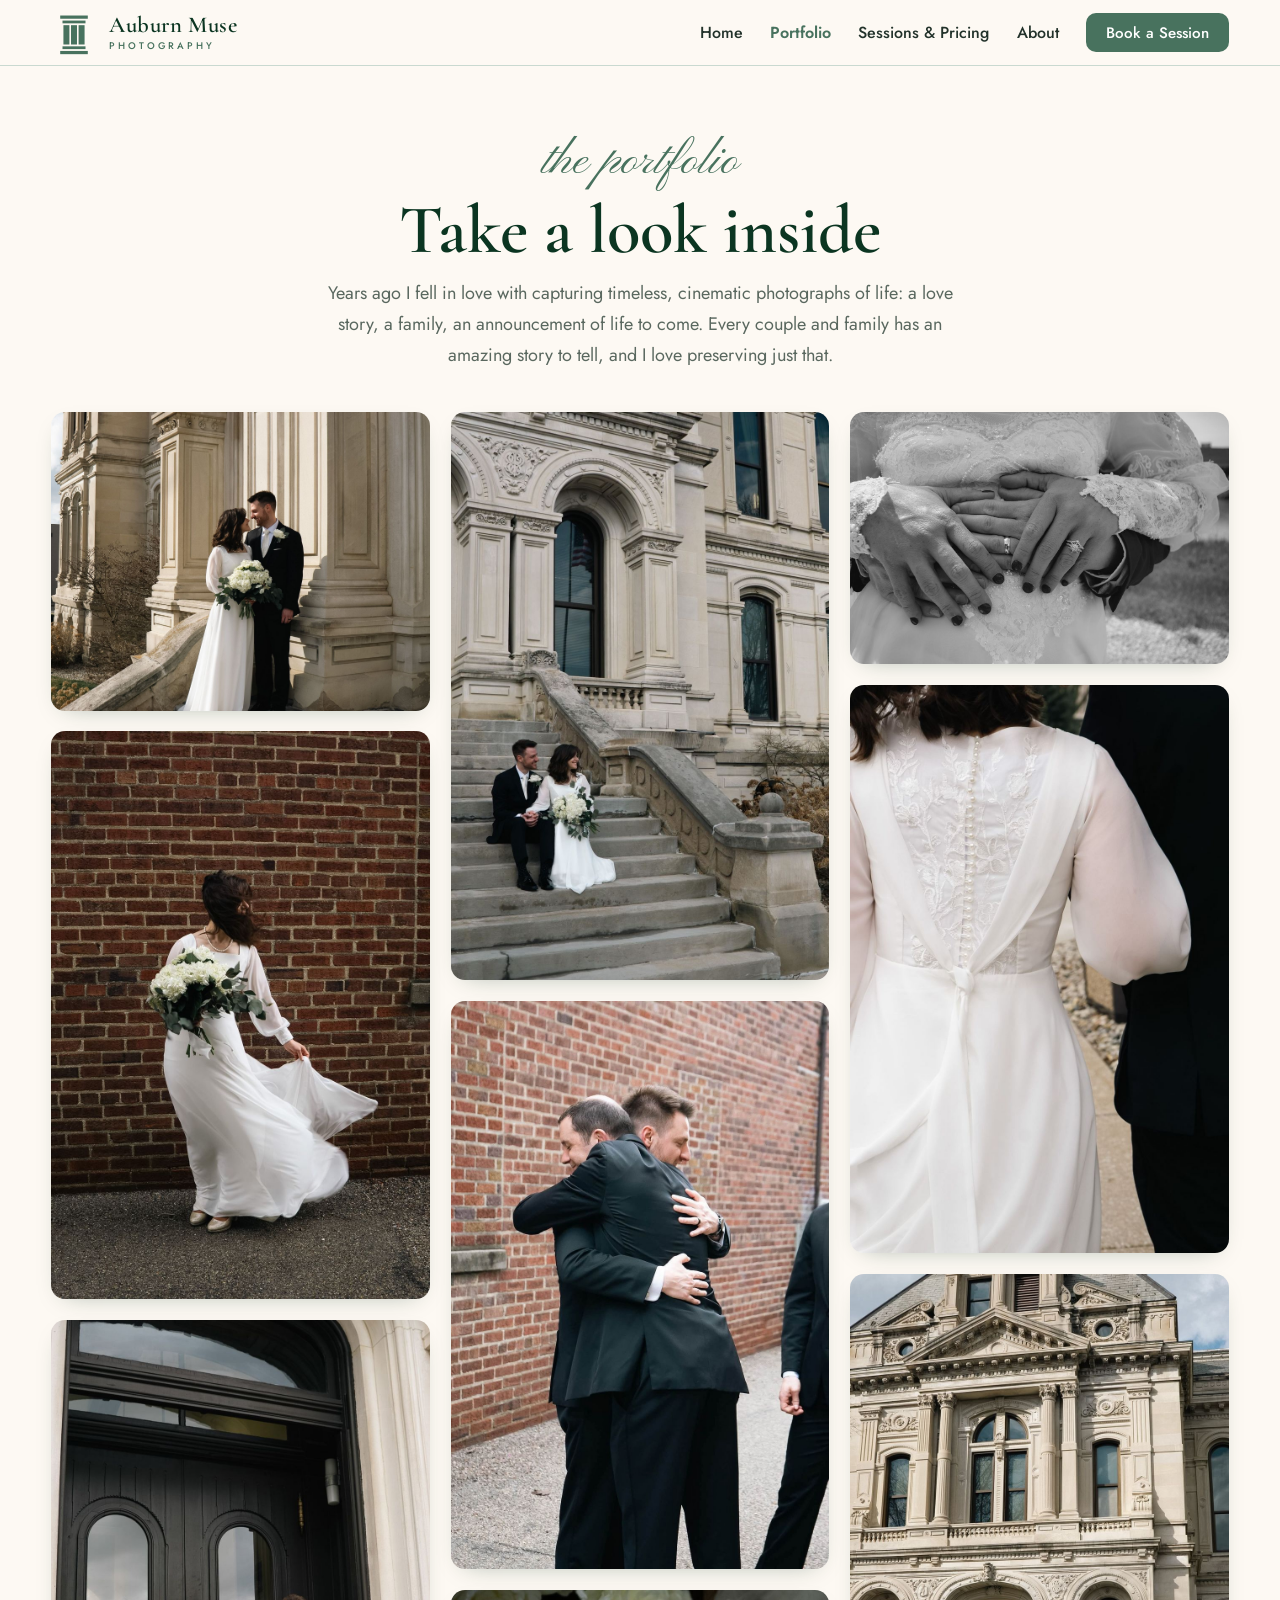
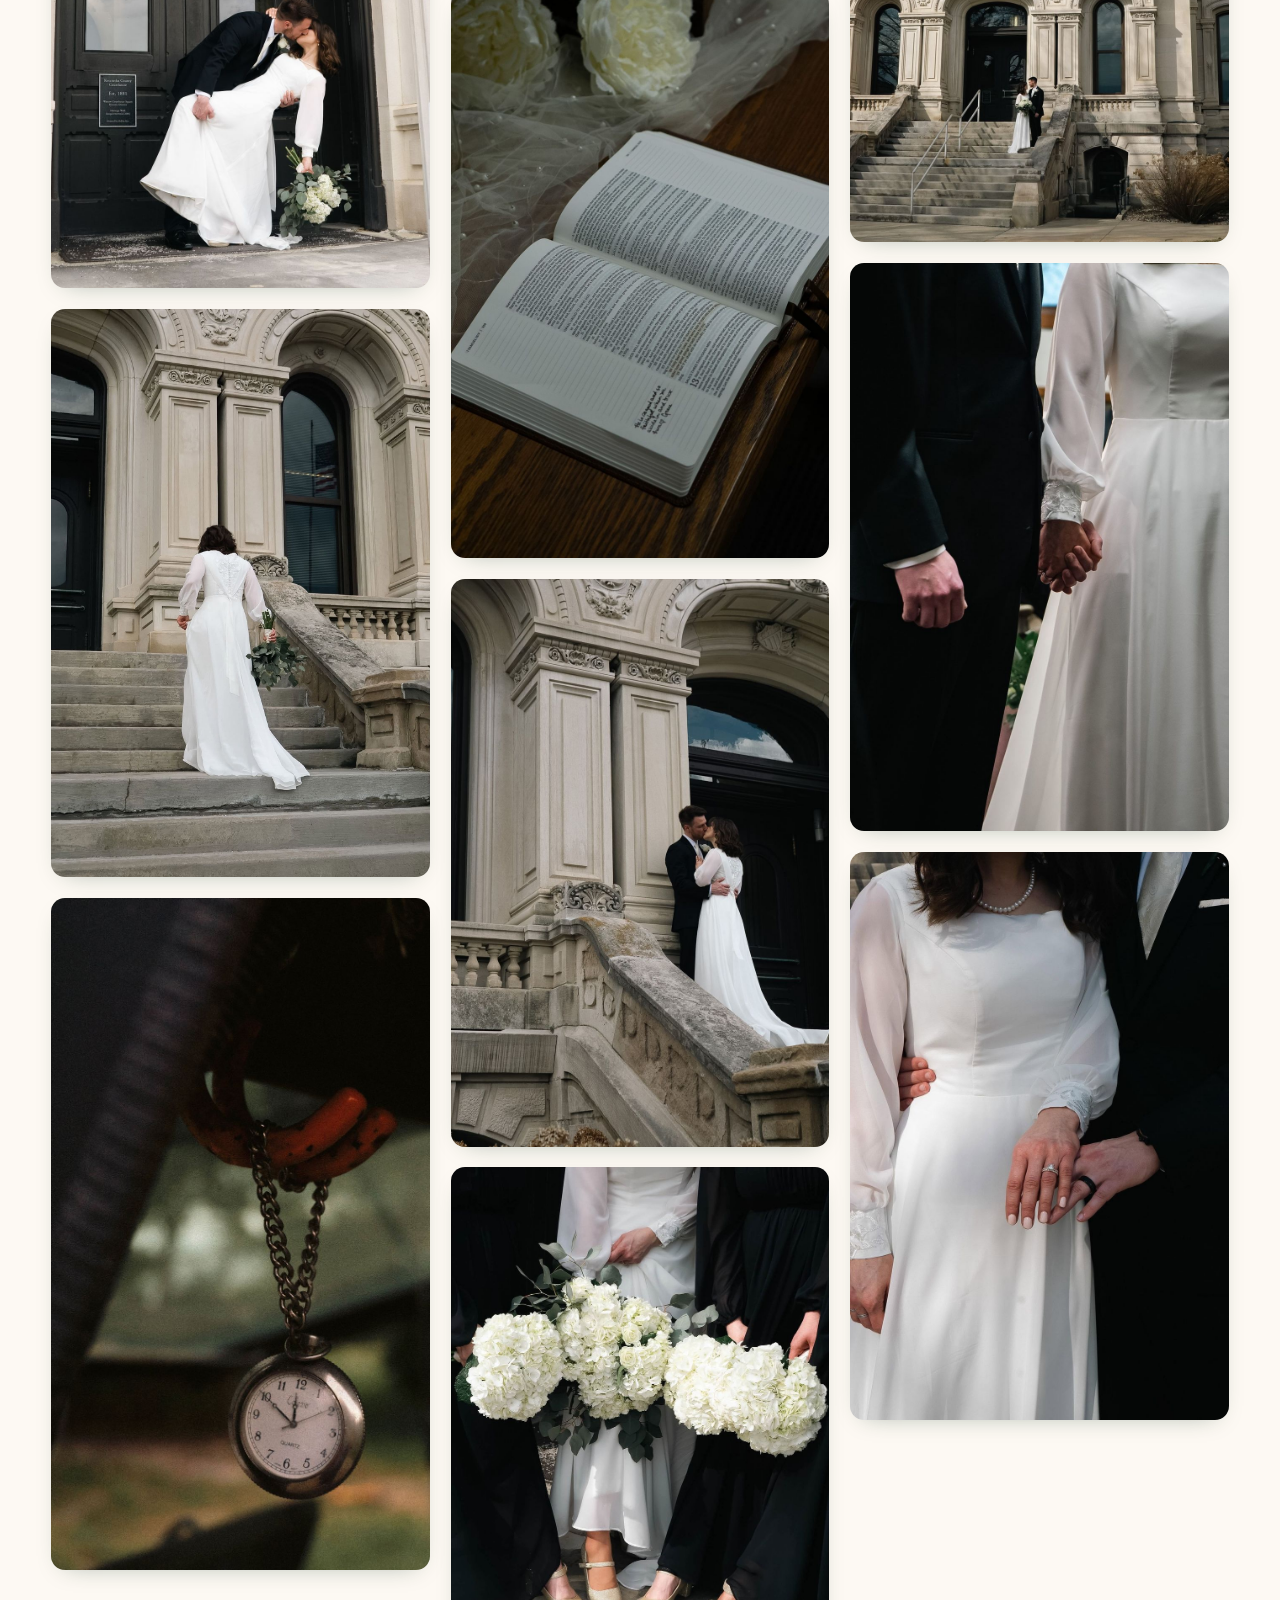
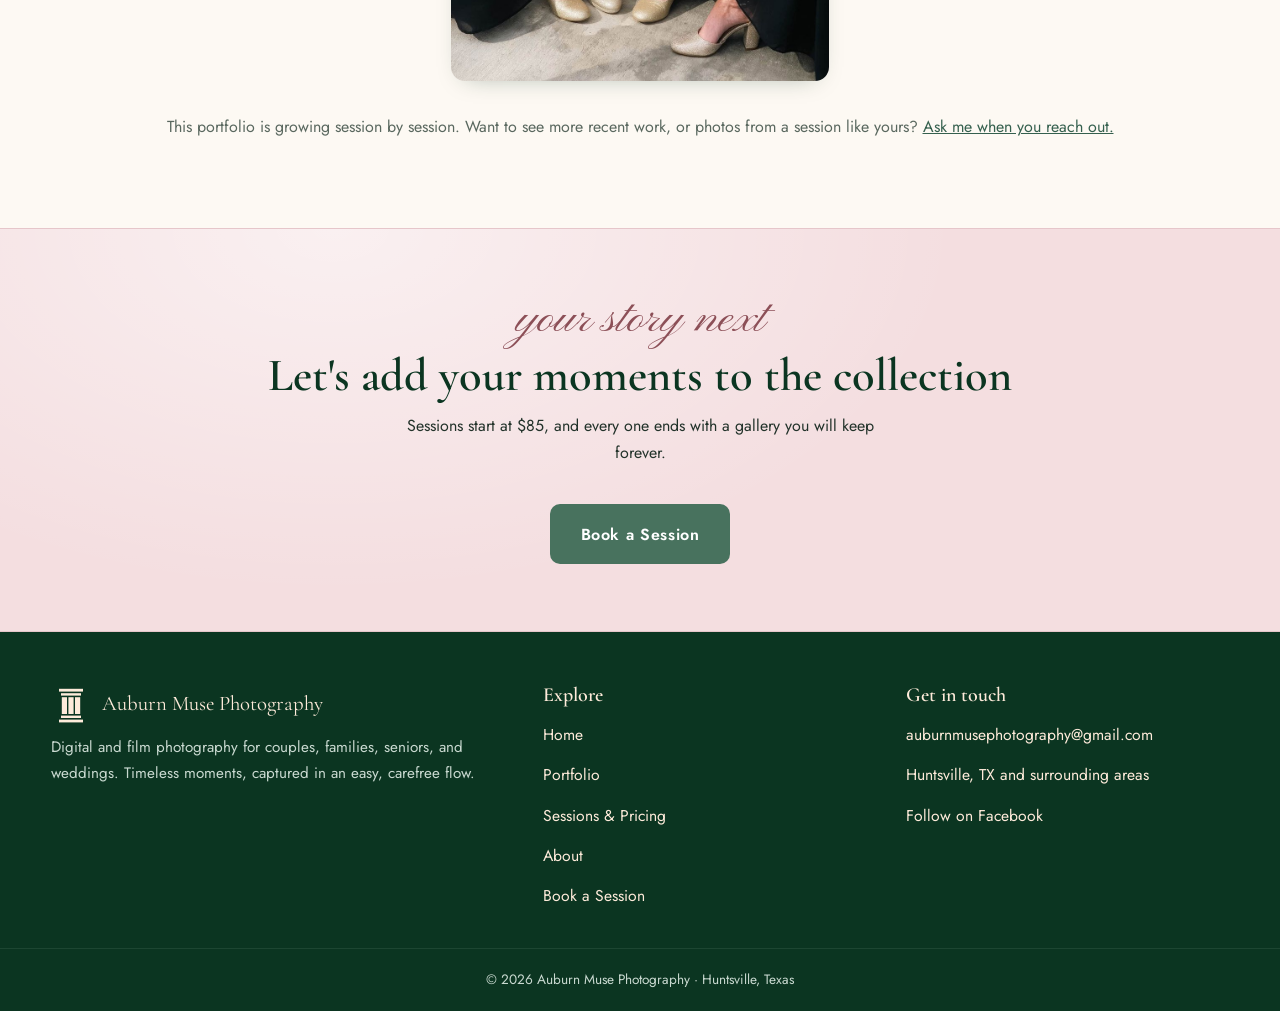
<file: portfolio.html>
<!DOCTYPE html>
<html lang="en">
<head>
  <meta charset="UTF-8">
  <meta name="viewport" content="width=device-width, initial-scale=1.0">
  <meta name="color-scheme" content="light only">
  <meta name="supported-color-schemes" content="light">
  <!-- DRAFT MODE: remove the noindex line and open robots.txt at launch -->
  <meta name="robots" content="noindex,nofollow">
  <title>Portfolio | Auburn Muse Photography | Huntsville, TX</title>
  <meta name="description" content="A look inside the Auburn Muse Photography portfolio. Timeless, cinematic wedding and portrait photography in Huntsville, Texas.">
  <link rel="canonical" href="https://alexharper24.github.io/auburnmuse-website-repo/portfolio.html">
  <meta name="geo.region" content="US-TX">
  <meta name="geo.placename" content="Huntsville, Texas">
  <meta property="og:type" content="website">
  <meta property="og:title" content="Portfolio | Auburn Muse Photography">
  <meta property="og:description" content="Timeless, cinematic wedding and portrait photography in Huntsville, Texas.">
  <meta property="og:url" content="https://alexharper24.github.io/auburnmuse-website-repo/portfolio.html">
  <meta property="og:image" content="https://alexharper24.github.io/auburnmuse-website-repo/img/wedding-bride-steps.jpg">
  <meta property="og:site_name" content="Auburn Muse Photography">
  <meta name="twitter:card" content="summary_large_image">
  <link rel="icon" href="favicon.ico?v=1" sizes="any">
  <link rel="icon" type="image/png" href="img/favicon.png?v=1">
  <link rel="apple-touch-icon" href="img/apple-touch-icon.png?v=1">
  <link rel="preconnect" href="https://fonts.googleapis.com">
  <link rel="preconnect" href="https://fonts.gstatic.com" crossorigin>
  <link href="https://fonts.googleapis.com/css2?family=Cormorant+Garamond:ital,wght@0,400;0,500;0,600;0,700;1,400;1,500&family=Jost:wght@400;500;600&family=Pinyon+Script&display=swap" rel="stylesheet">
  <link rel="stylesheet" href="style.css?v=8">
</head>
<body>

<header class="nav">
  <div class="wrap">
    <a class="brand" href="index.html" aria-label="Auburn Muse Photography home">
      <span class="mark"><svg viewBox="0 0 100 100" aria-hidden="true" focusable="false" fill="currentColor"><rect x="20" y="12" width="60" height="7"/><rect x="25" y="23" width="50" height="6"/><rect x="27" y="33" width="13" height="42"/><rect x="43.5" y="33" width="13" height="42"/><rect x="60" y="33" width="13" height="42"/><rect x="25" y="79" width="50" height="6"/><rect x="20" y="89" width="60" height="7"/></svg></span>
      <span class="name">Auburn Muse<span>Photography</span></span>
    </a>
    <button class="nav-toggle" id="navToggle" aria-label="Open menu" aria-expanded="false" aria-controls="navLinks">
      <span></span><span></span><span></span>
    </button>
    <ul class="nav-links" id="navLinks">
      <li><a href="index.html">Home</a></li>
      <li><a href="portfolio.html" class="active">Portfolio</a></li>
      <li><a href="pricing.html">Sessions &amp; Pricing</a></li>
      <li><a href="about.html">About</a></li>
      <li><a href="book.html" class="nav-cta">Book a Session</a></li>
    </ul>
  </div>
</header>

<section class="section">
  <div class="wrap">
    <div class="section-head">
      <span class="script-accent">the portfolio</span>
      <h1>Take a look inside</h1>
      <p class="lead">Years ago I fell in love with capturing timeless, cinematic photographs of life: a love story, a family, an announcement of life to come. Every couple and family has an amazing story to tell, and I love preserving just that.</p>
    </div>

    <div class="gallery">
      <button class="g-item" type="button" aria-label="View larger photo">
        <img src="img/hero-couple-columns.jpg" alt="A bride and groom smile at each other beside the stone columns of a historic building" width="1800" height="1419">
      </button>
      <button class="g-item" type="button" aria-label="View larger photo">
        <img src="img/wedding-bride-twirl.jpg" alt="A bride twirls her chiffon skirt in front of a red brick wall, holding a white hydrangea bouquet" loading="lazy" width="900" height="1350">
      </button>
      <button class="g-item" type="button" aria-label="View larger photo">
        <img src="img/wedding-kiss-doorway.jpg" alt="A groom dips his bride for a kiss in the dark arched doorway of a historic courthouse" loading="lazy" width="900" height="1350">
      </button>
      <button class="g-item" type="button" aria-label="View larger photo">
        <img src="img/wedding-bride-steps.jpg" alt="A bride in a long sleeve gown climbs the stone steps of a historic building, holding a greenery bouquet" loading="lazy" width="1200" height="1800">
      </button>
      <button class="g-item" type="button" aria-label="View larger photo">
        <img src="img/detail-pocket-watch.jpg" alt="A silver pocket watch on a chain hangs from a rusted horseshoe held in a hand" loading="lazy" width="800" height="1421">
      </button>
      <button class="g-item" type="button" aria-label="View larger photo">
        <img src="img/wedding-couple-steps-sitting.jpg" alt="A couple sit together on stone courthouse steps, laughing, with a white bouquet" loading="lazy" width="900" height="1350">
      </button>
      <button class="g-item" type="button" aria-label="View larger photo">
        <img src="img/wedding-embrace.jpg" alt="A warm embrace between two men in suits outside a brick wedding venue" loading="lazy" width="900" height="1350">
      </button>
      <button class="g-item" type="button" aria-label="View larger photo">
        <img src="img/detail-bible-veil.jpg" alt="An open Bible resting on a wooden pew beside a pearl trimmed veil and white peonies" loading="lazy" width="900" height="1350">
      </button>
      <button class="g-item" type="button" aria-label="View larger photo">
        <img src="img/wedding-kiss-staircase.jpg" alt="A couple share a kiss at the top of a stone staircase outside a historic building" loading="lazy" width="900" height="1350">
      </button>
      <button class="g-item" type="button" aria-label="View larger photo">
        <img src="img/wedding-bouquets.jpg" alt="A bride and her bridesmaids hold bouquets of white hydrangeas in a close up detail photo" loading="lazy" width="900" height="1221">
      </button>
      <button class="g-item" type="button" aria-label="View larger photo">
        <img src="img/wedding-hands-film.jpg" alt="A black and white close up of a couple's hands resting together, showing their rings" loading="lazy" width="1100" height="733">
      </button>
      <button class="g-item" type="button" aria-label="View larger photo">
        <img src="img/wedding-dress-back.jpg" alt="A close up of the pearl buttons and floral lace on the back of a bride's gown" loading="lazy" width="900" height="1350">
      </button>
      <button class="g-item" type="button" aria-label="View larger photo">
        <img src="img/wedding-courthouse-facade.jpg" alt="A bride and groom stand together on the steps of an ornate historic courthouse" loading="lazy" width="900" height="1350">
      </button>
      <button class="g-item" type="button" aria-label="View larger photo">
        <img src="img/wedding-holding-hands.jpg" alt="A bride and groom hold hands during their ceremony, photographed from the waist down" loading="lazy" width="900" height="1350">
      </button>
      <button class="g-item" type="button" aria-label="View larger photo">
        <img src="img/wedding-rings.jpg" alt="A close up of a couple's hands showing their wedding rings" loading="lazy" width="900" height="1350">
      </button>
    </div>

    <p class="gallery-note">This portfolio is growing session by session. Want to see more recent work, or photos from a session like yours? <a href="book.html">Ask me when you reach out.</a></p>
  </div>
</section>

<section class="cta-ribbon">
  <div class="wrap reveal">
    <span class="script-accent">your story next</span>
    <h2>Let's add your moments to the collection</h2>
    <p>Sessions start at $85, and every one ends with a gallery you will keep forever.</p>
    <a class="btn btn-primary" href="book.html">Book a Session</a>
  </div>
</section>

<div class="lightbox" id="lightbox" role="dialog" aria-modal="true" aria-label="Photo viewer">
  <button class="lightbox-close" type="button" aria-label="Close photo viewer">&#10005;</button>
  <img alt="">
</div>

<footer class="footer">
  <div class="wrap">
    <div>
      <div class="foot-brand">
        <span class="mark"><svg viewBox="0 0 100 100" aria-hidden="true" focusable="false" fill="currentColor"><rect x="20" y="12" width="60" height="7"/><rect x="25" y="23" width="50" height="6"/><rect x="27" y="33" width="13" height="42"/><rect x="43.5" y="33" width="13" height="42"/><rect x="60" y="33" width="13" height="42"/><rect x="25" y="79" width="50" height="6"/><rect x="20" y="89" width="60" height="7"/></svg></span>
        <span class="fname">Auburn Muse Photography</span>
      </div>
      <p>Digital and film photography for couples, families, seniors, and weddings. Timeless moments, captured in an easy, carefree flow.</p>
    </div>
    <div>
      <h3>Explore</h3>
      <ul>
        <li><a href="index.html">Home</a></li>
        <li><a href="portfolio.html">Portfolio</a></li>
        <li><a href="pricing.html">Sessions &amp; Pricing</a></li>
        <li><a href="about.html">About</a></li>
        <li><a href="book.html">Book a Session</a></li>
      </ul>
    </div>
    <div>
      <h3>Get in touch</h3>
      <ul>
        <li><a href="mailto:auburnmusephotography@gmail.com">auburnmusephotography@gmail.com</a></li>
        <li><a href="https://www.google.com/maps/search/?api=1&amp;query=Huntsville%2C+TX" target="_blank" rel="noopener">Huntsville, TX and surrounding areas</a></li>
        <li><a href="https://www.facebook.com/profile.php?id=61593347330712" target="_blank" rel="noopener">Follow on Facebook</a></li>
      </ul>
    </div>
  </div>
  <div class="foot-bottom"><div class="wrap">&copy; <span id="year">2026</span> Auburn Muse Photography &middot; Huntsville, Texas</div></div>
</footer>

<script src="main.js?v=3"></script>
</body>
</html>
</file>
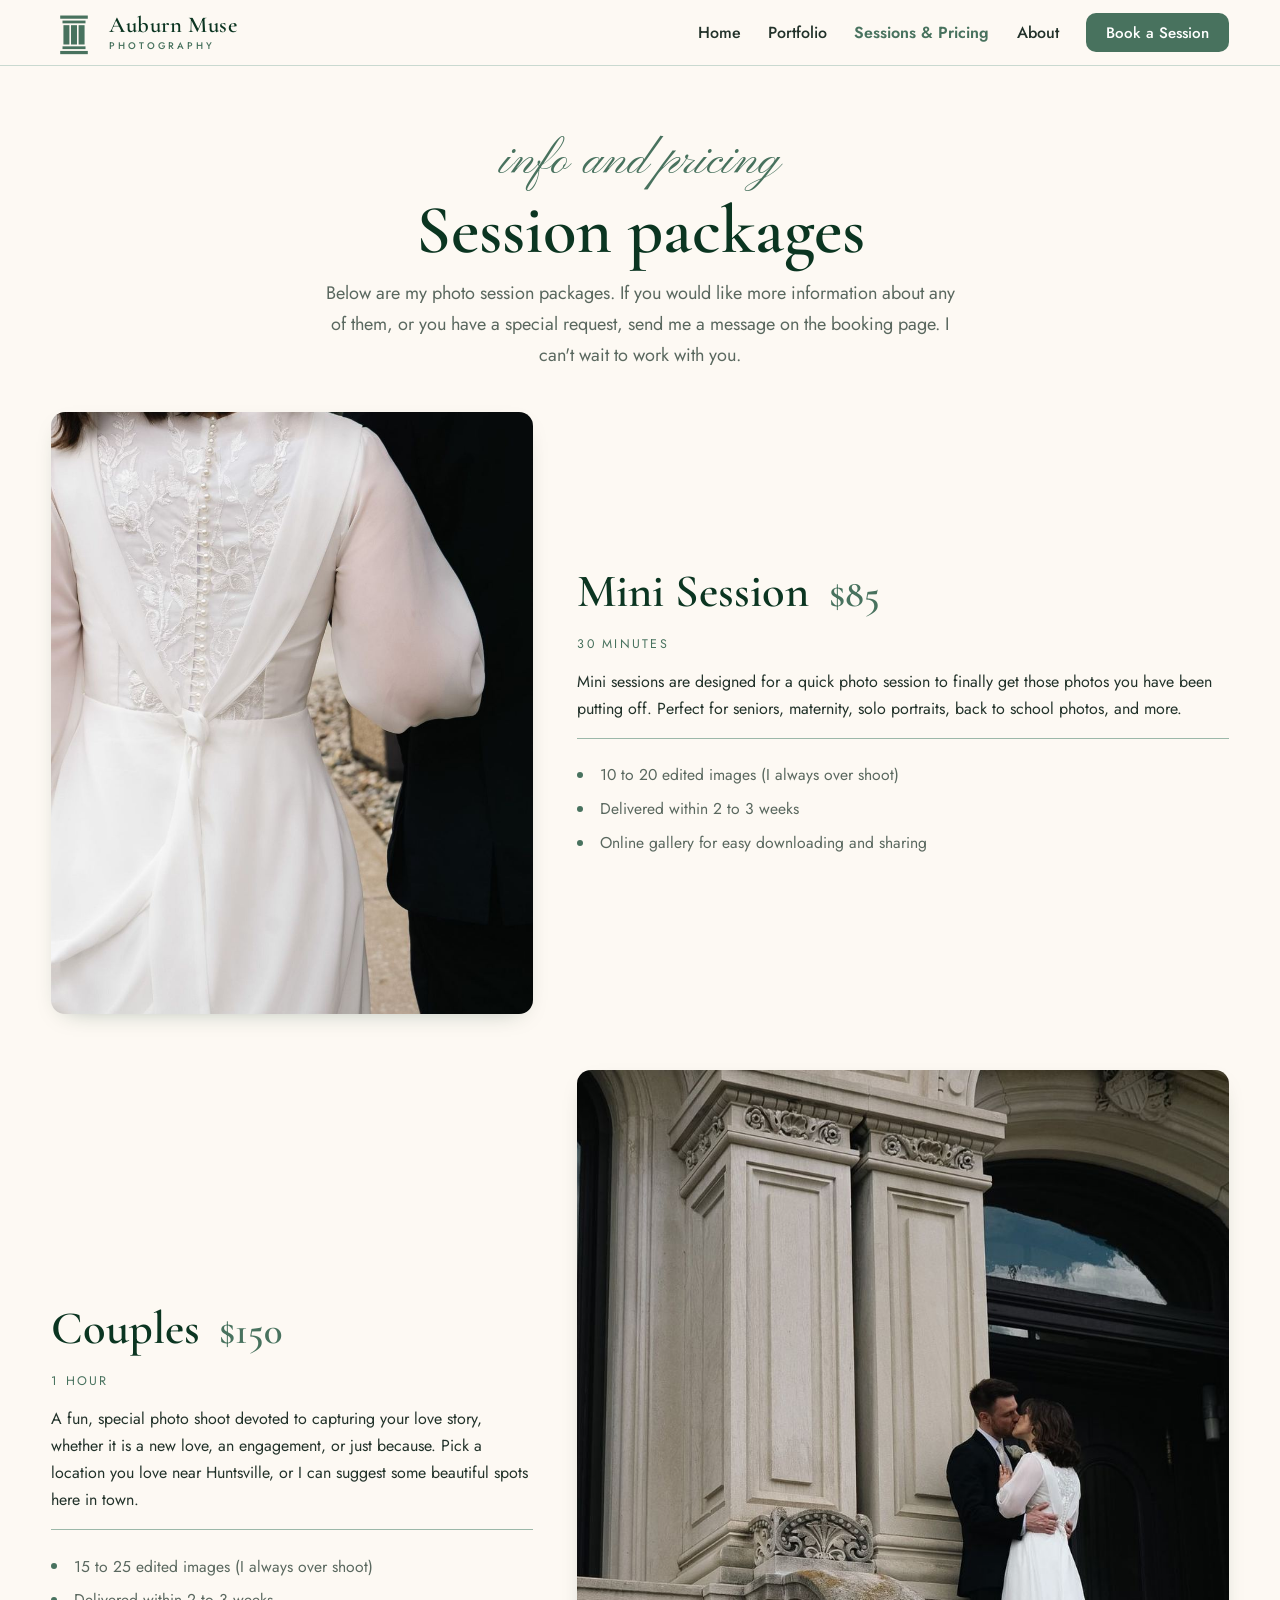
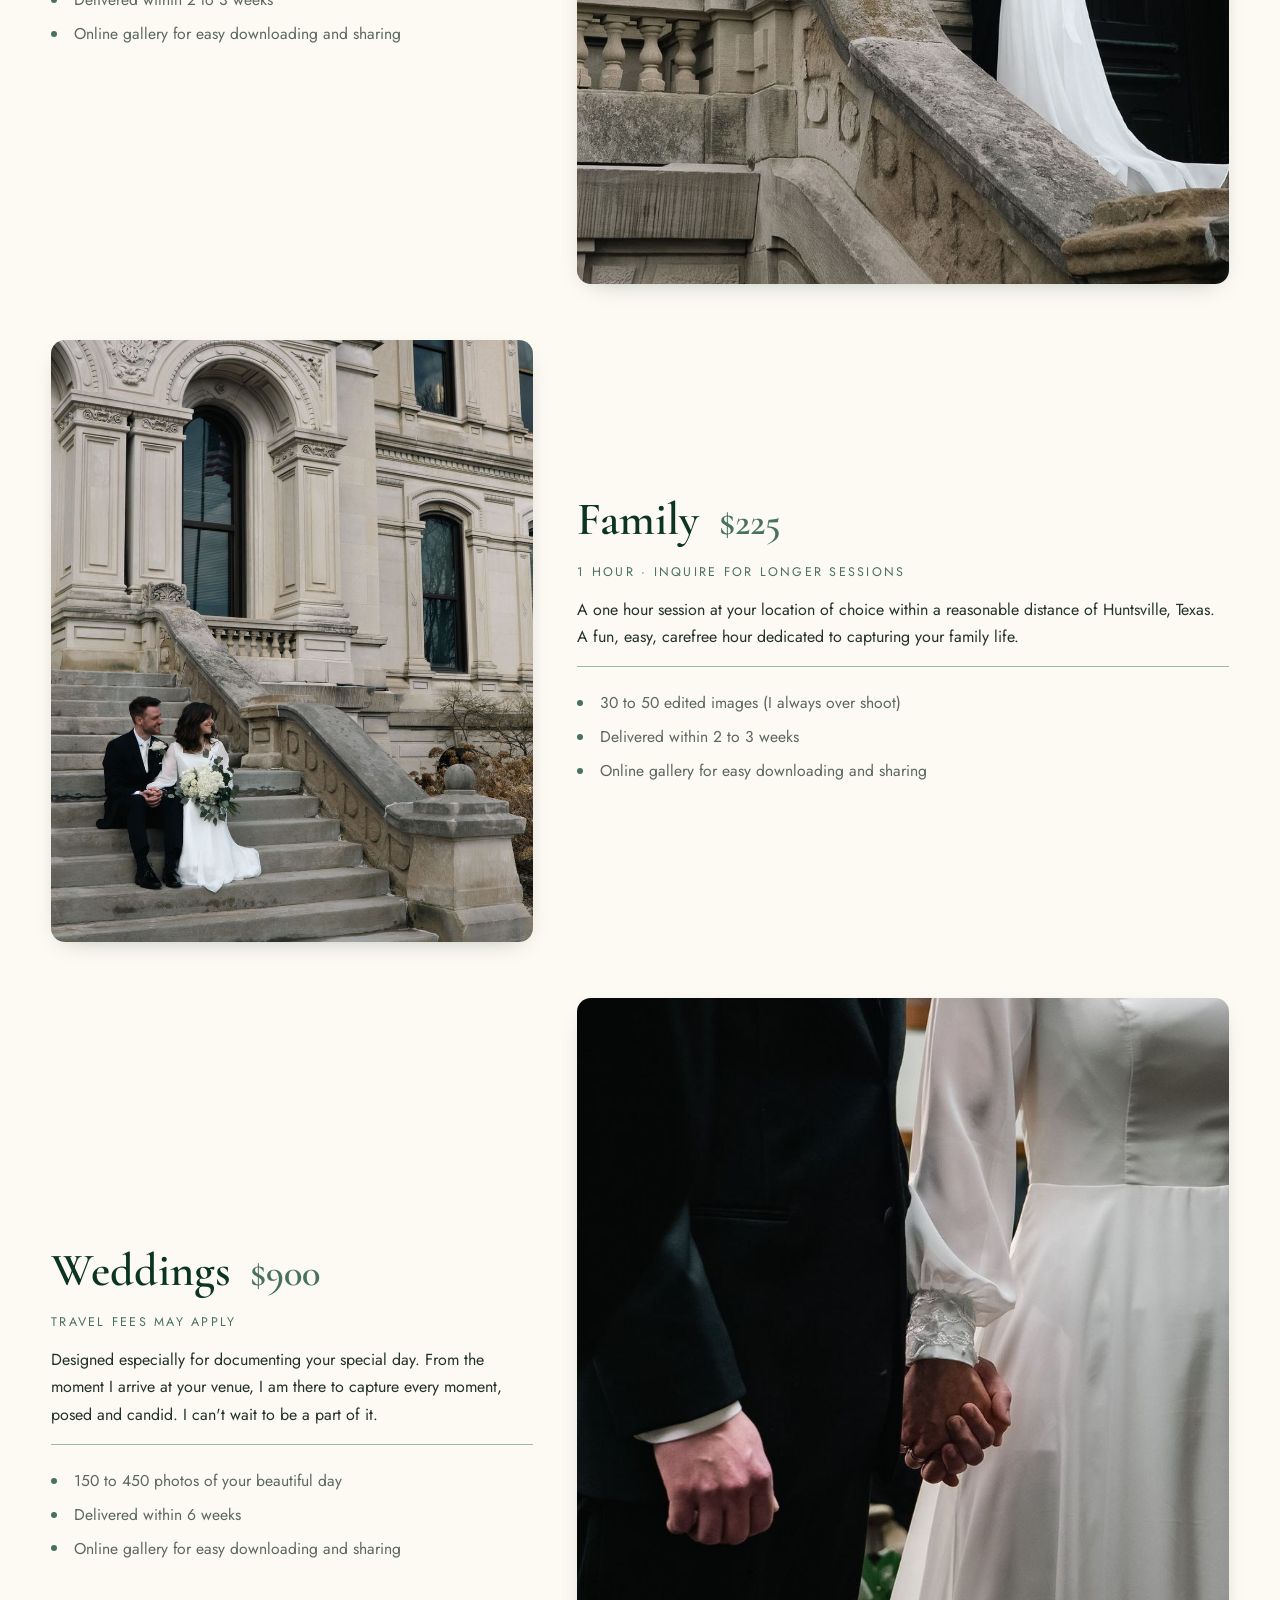
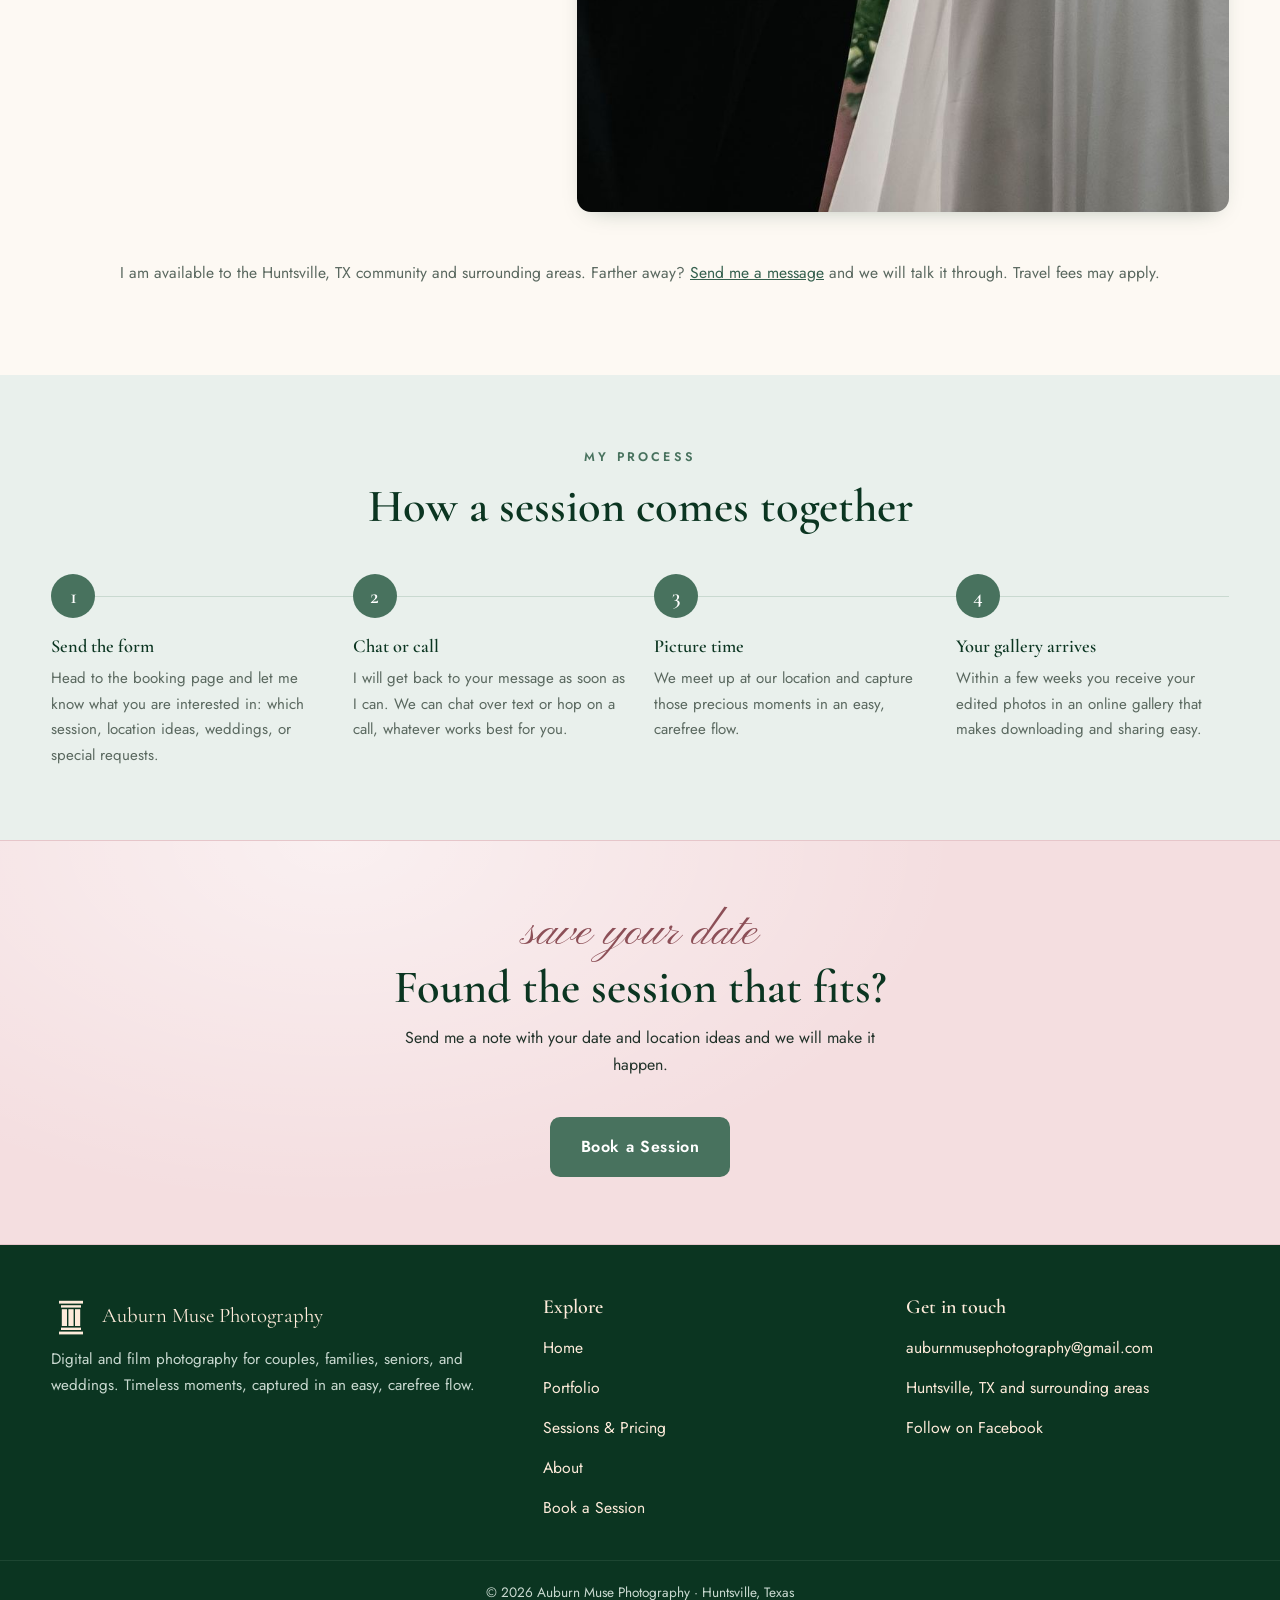
<file: pricing.html>
<!DOCTYPE html>
<html lang="en">
<head>
  <meta charset="UTF-8">
  <meta name="viewport" content="width=device-width, initial-scale=1.0">
  <meta name="color-scheme" content="light only">
  <meta name="supported-color-schemes" content="light">
  <!-- DRAFT MODE: remove the noindex line and open robots.txt at launch -->
  <meta name="robots" content="noindex,nofollow">
  <title>Sessions &amp; Pricing | Auburn Muse Photography | Huntsville, TX</title>
  <meta name="description" content="Photo session packages in Huntsville, Texas. Mini sessions $85, couples $150, family $225, weddings $900. Digital and film, delivered in an online gallery.">
  <link rel="canonical" href="https://alexharper24.github.io/auburnmuse-website-repo/pricing.html">
  <meta name="geo.region" content="US-TX">
  <meta name="geo.placename" content="Huntsville, Texas">
  <meta property="og:type" content="website">
  <meta property="og:title" content="Sessions &amp; Pricing | Auburn Muse Photography">
  <meta property="og:description" content="Mini sessions $85, couples $150, family $225, weddings $900. Digital and film photography in Huntsville, Texas.">
  <meta property="og:url" content="https://alexharper24.github.io/auburnmuse-website-repo/pricing.html">
  <meta property="og:image" content="https://alexharper24.github.io/auburnmuse-website-repo/img/wedding-bouquets.jpg">
  <meta property="og:site_name" content="Auburn Muse Photography">
  <meta name="twitter:card" content="summary_large_image">
  <link rel="icon" href="favicon.ico?v=1" sizes="any">
  <link rel="icon" type="image/png" href="img/favicon.png?v=1">
  <link rel="apple-touch-icon" href="img/apple-touch-icon.png?v=1">
  <link rel="preconnect" href="https://fonts.googleapis.com">
  <link rel="preconnect" href="https://fonts.gstatic.com" crossorigin>
  <link href="https://fonts.googleapis.com/css2?family=Cormorant+Garamond:ital,wght@0,400;0,500;0,600;0,700;1,400;1,500&family=Jost:wght@400;500;600&family=Pinyon+Script&display=swap" rel="stylesheet">
  <link rel="stylesheet" href="style.css?v=8">
</head>
<body>

<header class="nav">
  <div class="wrap">
    <a class="brand" href="index.html" aria-label="Auburn Muse Photography home">
      <span class="mark"><svg viewBox="0 0 100 100" aria-hidden="true" focusable="false" fill="currentColor"><rect x="20" y="12" width="60" height="7"/><rect x="25" y="23" width="50" height="6"/><rect x="27" y="33" width="13" height="42"/><rect x="43.5" y="33" width="13" height="42"/><rect x="60" y="33" width="13" height="42"/><rect x="25" y="79" width="50" height="6"/><rect x="20" y="89" width="60" height="7"/></svg></span>
      <span class="name">Auburn Muse<span>Photography</span></span>
    </a>
    <button class="nav-toggle" id="navToggle" aria-label="Open menu" aria-expanded="false" aria-controls="navLinks">
      <span></span><span></span><span></span>
    </button>
    <ul class="nav-links" id="navLinks">
      <li><a href="index.html">Home</a></li>
      <li><a href="portfolio.html">Portfolio</a></li>
      <li><a href="pricing.html" class="active">Sessions &amp; Pricing</a></li>
      <li><a href="about.html">About</a></li>
      <li><a href="book.html" class="nav-cta">Book a Session</a></li>
    </ul>
  </div>
</header>

<section class="section">
  <div class="wrap">
    <div class="section-head">
      <span class="script-accent">info and pricing</span>
      <h1>Session packages</h1>
      <p class="lead">Below are my photo session packages. If you would like more information about any of them, or you have a special request, send me a message on the booking page. I can't wait to work with you.</p>
    </div>

    <div class="packages">
      <div class="package reveal" id="mini">
        <figure class="pkg-photo"><img src="img/wedding-dress-back.jpg" alt="A close up of the pearl buttons and floral lace on the back of a bride's gown" loading="lazy" width="900" height="1350"></figure>
        <div>
          <div class="top"><h2>Mini Session</h2><span class="price">$85</span></div>
          <div class="len">30 minutes</div>
          <p>Mini sessions are designed for a quick photo session to finally get those photos you have been putting off. Perfect for seniors, maternity, solo portraits, back to school photos, and more.</p>
          <ul>
            <li>10 to 20 edited images (I always over shoot)</li>
            <li>Delivered within 2 to 3 weeks</li>
            <li>Online gallery for easy downloading and sharing</li>
          </ul>
        </div>
      </div>

      <div class="package reveal" id="couples">
        <figure class="pkg-photo"><img src="img/wedding-kiss-staircase.jpg" alt="A couple share a kiss at the top of a stone staircase outside a historic building" loading="lazy" width="900" height="1350"></figure>
        <div>
          <div class="top"><h2>Couples</h2><span class="price">$150</span></div>
          <div class="len">1 hour</div>
          <p>A fun, special photo shoot devoted to capturing your love story, whether it is a new love, an engagement, or just because. Pick a location you love near Huntsville, or I can suggest some beautiful spots here in town.</p>
          <ul>
            <li>15 to 25 edited images (I always over shoot)</li>
            <li>Delivered within 2 to 3 weeks</li>
            <li>Online gallery for easy downloading and sharing</li>
          </ul>
        </div>
      </div>

      <div class="package reveal" id="family">
        <figure class="pkg-photo"><img src="img/wedding-couple-steps-sitting.jpg" alt="A couple sit together on stone courthouse steps, laughing, with a white bouquet" loading="lazy" width="900" height="1350"></figure>
        <div>
          <div class="top"><h2>Family</h2><span class="price">$225</span></div>
          <div class="len">1 hour &middot; inquire for longer sessions</div>
          <p>A one hour session at your location of choice within a reasonable distance of Huntsville, Texas. A fun, easy, carefree hour dedicated to capturing your family life.</p>
          <ul>
            <li>30 to 50 edited images (I always over shoot)</li>
            <li>Delivered within 2 to 3 weeks</li>
            <li>Online gallery for easy downloading and sharing</li>
          </ul>
        </div>
      </div>

      <div class="package reveal" id="weddings">
        <figure class="pkg-photo"><img src="img/wedding-holding-hands.jpg" alt="A bride and groom hold hands during their ceremony, photographed from the waist down" loading="lazy" width="900" height="1350"></figure>
        <div>
          <div class="top"><h2>Weddings</h2><span class="price">$900</span></div>
          <div class="len">Travel fees may apply</div>
          <p>Designed especially for documenting your special day. From the moment I arrive at your venue, I am there to capture every moment, posed and candid. I can't wait to be a part of it.</p>
          <ul>
            <li>150 to 450 photos of your beautiful day</li>
            <li>Delivered within 6 weeks</li>
            <li>Online gallery for easy downloading and sharing</li>
          </ul>
        </div>
      </div>
    </div>

    <p class="travel-note">I am available to the Huntsville, TX community and surrounding areas. Farther away? <a href="book.html">Send me a message</a> and we will talk it through. Travel fees may apply.</p>
  </div>
</section>

<section class="section section-tint">
  <div class="wrap">
    <div class="section-head reveal">
      <p class="eyebrow">My process</p>
      <h2>How a session comes together</h2>
    </div>
    <div class="steps">
      <div class="step reveal">
        <div class="num">1</div>
        <h3>Send the form</h3>
        <p>Head to the booking page and let me know what you are interested in: which session, location ideas, weddings, or special requests.</p>
      </div>
      <div class="step reveal">
        <div class="num">2</div>
        <h3>Chat or call</h3>
        <p>I will get back to your message as soon as I can. We can chat over text or hop on a call, whatever works best for you.</p>
      </div>
      <div class="step reveal">
        <div class="num">3</div>
        <h3>Picture time</h3>
        <p>We meet up at our location and capture those precious moments in an easy, carefree flow.</p>
      </div>
      <div class="step reveal">
        <div class="num">4</div>
        <h3>Your gallery arrives</h3>
        <p>Within a few weeks you receive your edited photos in an online gallery that makes downloading and sharing easy.</p>
      </div>
    </div>
  </div>
</section>

<section class="cta-ribbon">
  <div class="wrap reveal">
    <span class="script-accent">save your date</span>
    <h2>Found the session that fits?</h2>
    <p>Send me a note with your date and location ideas and we will make it happen.</p>
    <a class="btn btn-primary" href="book.html">Book a Session</a>
  </div>
</section>

<footer class="footer">
  <div class="wrap">
    <div>
      <div class="foot-brand">
        <span class="mark"><svg viewBox="0 0 100 100" aria-hidden="true" focusable="false" fill="currentColor"><rect x="20" y="12" width="60" height="7"/><rect x="25" y="23" width="50" height="6"/><rect x="27" y="33" width="13" height="42"/><rect x="43.5" y="33" width="13" height="42"/><rect x="60" y="33" width="13" height="42"/><rect x="25" y="79" width="50" height="6"/><rect x="20" y="89" width="60" height="7"/></svg></span>
        <span class="fname">Auburn Muse Photography</span>
      </div>
      <p>Digital and film photography for couples, families, seniors, and weddings. Timeless moments, captured in an easy, carefree flow.</p>
    </div>
    <div>
      <h3>Explore</h3>
      <ul>
        <li><a href="index.html">Home</a></li>
        <li><a href="portfolio.html">Portfolio</a></li>
        <li><a href="pricing.html">Sessions &amp; Pricing</a></li>
        <li><a href="about.html">About</a></li>
        <li><a href="book.html">Book a Session</a></li>
      </ul>
    </div>
    <div>
      <h3>Get in touch</h3>
      <ul>
        <li><a href="mailto:auburnmusephotography@gmail.com">auburnmusephotography@gmail.com</a></li>
        <li><a href="https://www.google.com/maps/search/?api=1&amp;query=Huntsville%2C+TX" target="_blank" rel="noopener">Huntsville, TX and surrounding areas</a></li>
        <li><a href="https://www.facebook.com/profile.php?id=61593347330712" target="_blank" rel="noopener">Follow on Facebook</a></li>
      </ul>
    </div>
  </div>
  <div class="foot-bottom"><div class="wrap">&copy; <span id="year">2026</span> Auburn Muse Photography &middot; Huntsville, Texas</div></div>
</footer>

<script src="main.js?v=3"></script>
</body>
</html>
</file>
<file: style.css>
/* Auburn Muse Photography — design tokens (palette sampled from Emmi's flier) */
:root{
  --green:#48725e; --green-deep:#35604e; --green-ink:#0b3521; --green-line:#1d4632;
  --green-mist:#e9f0ec; --green-soft:#c9d9d0;
  /* Rules dark enough to actually read on the tinted background. --green-soft
     was too pale for structural lines and made whole sections look washed out. */
  --rule:#9cb8a9; --rule-strong:#6f9182;
  /* Rose: the one accent that is not green, and the site's only other hue.
     The closing call-to-action band uses it LIGHT, so the page ends
     light-rose then dark-green footer instead of two dark green slabs.
     --rose-deep is the only rose safe for text (4.9:1 on the band). */
  --rose:#f4dee0; --rose-deep:#8c4f57; --rose-line:#e6c6ca; --rose-tint:#fbf1f2;
  --cream:#feebda; --cream-soft:#fbf3e9; --paper:#fdf9f3; --white:#fff;
  --ink:#22322a; --ink-soft:#5a685f;
  --maxw:1180px; --radius:14px;
  --shadow:0 20px 50px -24px rgba(11,53,33,.5);
  --shadow-sm:0 8px 24px -14px rgba(11,53,33,.4);
  --serif:'Cormorant Garamond',Georgia,serif;
  --script:'Pinyon Script',cursive;
  --sans:'Jost',system-ui,sans-serif;
  color-scheme: light only !important;
}

*{box-sizing:border-box}
html{scroll-behavior:smooth}
body{margin:0;font-family:var(--sans);color:var(--ink);background:var(--paper);
  line-height:1.7;-webkit-font-smoothing:antialiased}
img{max-width:100%;display:block;height:auto}
a{color:var(--green-deep)}
.wrap{width:min(92%,var(--maxw));margin-inline:auto}

h1,h2,h3{font-family:var(--serif);line-height:1.12;margin:0 0 .6rem;font-weight:600;
  color:var(--green-ink)}
h1{font-size:clamp(2.7rem,6vw,4.3rem)}
h2{font-size:clamp(2rem,3.8vw,2.9rem)}
h3{font-size:1.45rem}
.eyebrow{font-size:.78rem;font-weight:600;letter-spacing:.26em;text-transform:uppercase;
  color:var(--green);margin:0 0 .8rem}
.script-accent{font-family:var(--script);font-size:clamp(2rem,4vw,3rem);font-weight:400;
  color:var(--green);display:block;line-height:1;margin-bottom:.35rem}
/* On the dark bands the mid green fails contrast (2.5:1); use the soft tint (9.2:1) */
.section-dark .script-accent,.cta-ribbon .script-accent,.facts .script-accent,
.footer .script-accent{color:var(--green-soft)}
p{margin:.4rem 0 1rem}
.lead{font-size:1.13rem;color:var(--ink-soft)}

/* ---------- buttons ---------- */
.btn{display:inline-flex;align-items:center;justify-content:center;gap:.5rem;
  font-family:var(--sans);font-weight:600;font-size:1rem;text-decoration:none;
  border-radius:10px;padding:.9rem 1.8rem;border:2px solid transparent;letter-spacing:.04em;
  cursor:pointer;transition:transform .18s ease,background .18s ease,color .18s ease,border-color .18s ease}
.btn-primary{background:var(--green);color:#fff}
.btn-ghost{background:transparent;color:var(--green-ink);border-color:var(--green)}
.section-dark .btn-primary{background:var(--cream);color:var(--green-ink)}
.section-dark .btn-ghost{color:var(--cream);border-color:var(--cream)}
@media (hover:hover){
  .btn-primary:hover{background:var(--green-deep);transform:translateY(-2px)}
  .btn-ghost:hover{background:var(--green);color:#fff;transform:translateY(-2px)}
  .section-dark .btn-primary:hover{background:#fff;color:var(--green-ink)}
  .section-dark .btn-ghost:hover{background:var(--cream);color:var(--green-ink)}
}

/* ---------- nav ---------- */
.nav{position:sticky;top:0;z-index:90;background:var(--paper);
  border-bottom:1px solid var(--green-soft)}
.nav .wrap{display:flex;align-items:center;justify-content:space-between;gap:1rem;
  padding:.6rem 0}
.brand{display:flex;align-items:center;gap:.75rem;text-decoration:none}
.brand .mark{width:46px;height:46px;flex:none;color:var(--green)}
.brand .mark svg{width:100%;height:100%;display:block}
.brand .name{font-family:var(--serif);font-weight:600;font-size:1.42rem;color:var(--green-ink);
  line-height:1.05;display:flex;flex-direction:column;letter-spacing:.02em}
.brand .name span{font-family:var(--sans);font-weight:500;font-size:.6rem;color:var(--green);
  letter-spacing:.3em;text-transform:uppercase;margin-top:.15rem}
.nav-links{display:flex;align-items:center;gap:1.7rem;list-style:none;margin:0;padding:0}
.nav-links a{font-weight:500;font-size:1rem;color:var(--ink);text-decoration:none;
  padding:.45rem 0}
.nav-links a.active{color:var(--green);font-weight:600}
@media (hover:hover){.nav-links a:hover{color:var(--green)}}
.nav-links .nav-cta{background:var(--green);color:#fff;border-radius:10px;
  padding:.55rem 1.25rem;font-size:.95rem}
.nav-links .nav-cta.active{color:#fff}
@media (hover:hover){.nav-links .nav-cta:hover{background:var(--green-deep);color:#fff}}
.nav-toggle{display:none;background:none;border:0;padding:.6rem;cursor:pointer}
.nav-toggle span{display:block;width:26px;height:3px;background:var(--green-ink);margin:5px 0;
  border-radius:2px;transition:transform .3s ease,opacity .3s ease}
.nav-overlay{display:none}

/* ---------- hero (full-background photo, Emmi's Pixieset hero image) ---------- */
.hero-full{position:relative;min-height:min(88vh,760px);display:flex;align-items:center;
  background:var(--green-ink);overflow:hidden}
.hero-bg{position:absolute;inset:0;width:100%;height:100%;object-fit:cover;
  object-position:70% 38%}
/* Scrim tuned to let the photograph read rather than sit under a green film.
   The wash is near-neutral charcoal rather than saturated green, so the stone
   keeps its own warm tone. It holds steady across the text column, then falls to
   nothing over the couple, which is the half of the frame that reads as "tinted". */
.hero-scrim{position:absolute;inset:0;background:linear-gradient(100deg,
  rgba(24,30,27,.74) 0%,rgba(24,30,27,.66) 32%,rgba(24,30,27,.6) 52%,
  rgba(24,30,27,.16) 74%,rgba(24,30,27,0) 92%)}
.hero-full .hero-copy{text-shadow:0 2px 14px rgba(12,30,22,.55)}
.hero-full .wrap{position:relative;z-index:1;padding:5rem 0 5.5rem}
.hero-full .hero-copy{max-width:580px}
.hero-full h1{color:#fff}
.hero-full .script-accent{color:var(--green-soft)}
.hero-full .lead{color:var(--cream);max-width:46ch}
.hero-full .btn-primary{background:var(--cream);color:var(--green-ink)}
.hero-full .btn-ghost{color:#fff;border-color:rgba(255,255,255,.85);
  background:rgba(11,53,33,.35)}
@media (hover:hover){
  .hero-full .btn-primary:hover{background:#fff;color:var(--green-ink)}
  .hero-full .btn-ghost:hover{background:#fff;color:var(--green-ink);border-color:#fff}
}
.hero-ctas{display:flex;gap:1rem;flex-wrap:wrap;margin-top:1.6rem}

/* ---------- facts strip ---------- */
.facts{background:var(--green-ink);color:var(--cream)}
.facts .wrap{display:flex;justify-content:center;gap:2.5rem;flex-wrap:wrap;
  padding:1.1rem 0;font-size:.95rem;letter-spacing:.06em}
.facts span{display:inline-flex;align-items:center;gap:.55rem}
.facts svg{width:17px;height:17px;flex:none}

/* ---------- sections ---------- */
.section{padding:4.5rem 0}
.section-tint{background:var(--green-mist)}
.section-dark{background:var(--green-ink);color:var(--cream)}
.section-dark h2,.section-dark h3{color:var(--cream)}
.section-dark p{color:var(--cream)}
.section-dark .eyebrow{color:var(--green-soft)}
.section-head{max-width:640px;margin:0 auto 2.6rem;text-align:center}

/* ---------- session list (typographic, not boxed) ----------
   Four bordered cards in a row read as a grid of tiles. These are hairline-ruled
   rows instead: the price carries the visual weight and the rules carry the
   rhythm, so the section reads as a printed rate card. */
.sessions{border-top:2px solid var(--rule-strong)}
/* The whole row is a link through to its package on the pricing page. */
.session-row{display:grid;grid-template-columns:minmax(10rem,auto) 1fr auto;
  gap:1rem 2.5rem;align-items:start;padding:1.7rem .75rem;
  border-bottom:1px solid var(--rule);transition:background .2s ease,border-color .2s ease;
  text-decoration:none;color:inherit;position:relative}
.session-row .s-name{font-family:var(--serif);font-size:2rem;font-weight:600;
  color:var(--green-ink);line-height:1.1}
/* One quiet arrow instead of "see what is included" repeated on all four rows */
.session-row .s-arrow{font-family:var(--sans);font-size:1.05rem;color:var(--green);
  margin-left:.45rem;display:inline-block;transition:transform .2s ease;vertical-align:.12em}
.session-row .s-desc{color:var(--ink);font-size:1.05rem;margin:0 0 .45rem;max-width:54ch}
/* The facts on one quiet line. Anything identical across all four rows (the online
   gallery) is stated once in the section lead instead of four times down here. */
.session-row .s-meta{font-size:.9rem;color:var(--ink-soft);margin:0}
.session-row .s-price{font-family:var(--serif);font-size:2.6rem;font-weight:700;
  color:var(--green-deep);white-space:nowrap;line-height:1;text-align:right}
@media (hover:hover){
  .session-row:hover{background:var(--green-mist);border-bottom-color:var(--rule-strong)}
  .session-row:hover .s-name{color:var(--green-deep)}
  .session-row:hover .s-arrow{transform:translateX(4px)}
}
.session-row:focus-visible{outline:3px solid var(--green);outline-offset:-3px}
.sessions-note{margin-top:1.8rem;font-size:1.02rem;color:var(--ink-soft)}
.sessions-note a{font-weight:600}

/* ---------- featured photo strip (staggered, not a flat row) ----------
   Equal tiles in a line is the most "templated" shape on the page. The middle
   frame drops and takes the arch, the outer two sit high at different heights. */
.feat{display:grid;grid-template-columns:repeat(3,1fr);gap:1.6rem;align-items:start}
.feat figure{margin:0;border-radius:var(--radius);overflow:hidden;box-shadow:var(--shadow-sm)}
.feat img{object-fit:cover;width:100%;transition:transform .5s ease;display:block}
.feat .f-1 img{aspect-ratio:3/4}
.feat .f-2{margin-top:3.5rem}
.feat .f-2 img{aspect-ratio:2/3}
.feat .f-3{margin-top:1.4rem}
.feat .f-3 img{aspect-ratio:4/5}
@media (hover:hover){.feat figure:hover img{transform:scale(1.04)}}

/* The arch echoes the courthouse doorways and windows in Emmi's own photographs,
   and the column mark in her logo. Used sparingly as the signature shape. */
.arch{border-radius:50% 50% var(--radius) var(--radius) / 26% 26% 3% 3%;
  overflow:hidden}

/* ---------- full-bleed photo band ----------
   Breaks the page out of the centered-column rhythm and gives the eye a rest
   between content sections. */
.photo-band{position:relative;min-height:min(58vh,460px);display:flex;
  align-items:center;justify-content:center;text-align:center;overflow:hidden;
  background:var(--green-ink)}
.photo-band img{position:absolute;inset:0;width:100%;height:100%;object-fit:cover}
/* Neutral charcoal, not green. A green scrim tinted the photograph itself;
   this darkens for legibility without colouring her work. */
.photo-band .band-scrim{position:absolute;inset:0;
  background:linear-gradient(180deg,rgba(18,19,18,.4),rgba(18,19,18,.6))}
.photo-band .wrap{position:relative;z-index:1;padding:3rem 0}
.photo-band p{color:#fff;font-family:var(--script);
  font-size:clamp(2.1rem,4.4vw,3.4rem);line-height:1.25;margin:0;
  text-shadow:0 2px 18px rgba(10,26,18,.6)}
.photo-band .band-sub{font-family:var(--sans);font-size:.78rem;letter-spacing:.28em;
  text-transform:uppercase;color:var(--green-soft);margin-top:1rem;text-shadow:none}

/* ---------- about teaser / about page ---------- */
.about-grid{display:grid;grid-template-columns:1fr 1.2fr;gap:3.5rem;align-items:center}
.about-grid img{border-radius:var(--radius);box-shadow:var(--shadow);width:100%}
/* Offset frame behind the portrait: asymmetry instead of a centered slab */
.about-photo{position:relative}
.about-photo::after{content:"";position:absolute;inset:1.6rem -1.6rem -1.6rem 1.6rem;
  border:1px solid var(--green-soft);border-radius:var(--radius);z-index:-1}
/* Opening line gets a serif lift so the story does not start as flat body copy */
.about-lede::first-letter{font-family:var(--serif);font-size:3.6rem;line-height:.82;
  float:left;padding:.28rem .5rem 0 0;color:var(--green)}

/* Values: borderless rows with a hairline rule, not four boxes */
.values{display:grid;grid-template-columns:repeat(4,1fr);gap:2rem 2.2rem;margin-top:2.6rem}
.value-card{text-align:left;padding-top:1.4rem;border-top:2px solid var(--rule-strong)}
.value-card .icon{width:40px;height:40px;color:var(--green-deep);display:inline-flex;
  align-items:center;justify-content:center;margin-bottom:.5rem;background:none}
.value-card .icon svg{width:26px;height:26px}
.value-card h3{font-size:1.22rem}
.value-card p{font-size:.95rem;color:var(--ink-soft);margin-bottom:0}
.quote{font-family:var(--script);font-size:clamp(1.9rem,3.5vw,2.7rem);color:var(--green);
  text-align:center;margin:0;line-height:1.3}

/* ---------- CTA ribbon ----------
   A light rose band, not another green one. Green-on-green made this section and
   the footer read as a single dark slab; going light inverts the rhythm so the
   page closes light then dark (10.6:1 between the two bands). Hairlines and a
   soft rose gradient keep it from washing into the paper section above it. */
.cta-ribbon{background:var(--rose);color:var(--ink);text-align:center;
  position:relative;overflow:hidden;
  border-top:1px solid var(--rose-line);border-bottom:1px solid var(--rose-line)}
.cta-ribbon::before{content:"";position:absolute;inset:0;
  background:radial-gradient(70% 130% at 26% 0%,rgba(255,255,255,.55),transparent 70%);
  pointer-events:none}
.cta-ribbon .wrap{padding:4.2rem 0;position:relative;z-index:1}
.cta-ribbon h2{color:var(--green-ink)}
.cta-ribbon p{color:var(--ink);max-width:52ch;margin-inline:auto}
.cta-ribbon .script-accent{color:var(--rose-deep)}
.cta-ribbon .btn{margin-top:1.4rem}
.cta-ribbon .btn-primary{background:var(--green);color:#fff}
@media (hover:hover){.cta-ribbon .btn-primary:hover{background:var(--green-deep)}}

/* ---------- portfolio gallery ---------- */
.gallery{columns:3;column-gap:1.3rem}
.g-item{margin:0 0 1.3rem;break-inside:avoid;border-radius:var(--radius);overflow:hidden;
  box-shadow:var(--shadow-sm);cursor:pointer;position:relative;padding:0;border:0;
  background:none;display:block;width:100%}
.g-item img{width:100%;transition:transform .4s ease}
@media (hover:hover){.g-item:hover img{transform:scale(1.04)}}
.gallery-note{text-align:center;color:var(--ink-soft);margin-top:2rem;font-size:1rem}

/* lightbox */
.lightbox{position:fixed;inset:0;background:rgba(11,53,33,.92);display:none;
  align-items:center;justify-content:center;z-index:200;padding:2rem}
.lightbox.open{display:flex}
.lightbox img{max-width:min(92vw,900px);max-height:84vh;width:auto;border-radius:10px;
  box-shadow:var(--shadow)}
.lightbox-close{position:absolute;top:1rem;right:1rem;width:48px;height:48px;border:0;
  border-radius:50%;background:rgba(254,235,218,.15);color:var(--cream);font-size:1.5rem;
  cursor:pointer;display:flex;align-items:center;justify-content:center}
@media (hover:hover){.lightbox-close:hover{background:rgba(254,235,218,.3)}}

/* ---------- pricing page ----------
   Alternating photo/text rows instead of a 2x2 grid of boxes. Each package gets
   a real photograph, and every other row flips so the eye zigzags down the page. */
.packages{display:grid;gap:3.5rem}
/* Landing here from the home page: clear the sticky header. */
.package{display:grid;grid-template-columns:.85fr 1.15fr;gap:2.8rem;align-items:center;
  scroll-margin-top:6rem}
.package:nth-child(even) .pkg-photo{order:2}
.package .pkg-photo{margin:0;border-radius:var(--radius);overflow:hidden;
  box-shadow:var(--shadow-sm)}
.package .pkg-photo img{width:100%;aspect-ratio:4/5;object-fit:cover}
.package .top{display:flex;align-items:baseline;gap:1.2rem;flex-wrap:wrap}
.package h2{margin-bottom:0}
.package .price{font-family:var(--serif);font-size:2.4rem;color:var(--green);font-weight:600}
.package .len{font-size:.78rem;letter-spacing:.18em;text-transform:uppercase;color:var(--green);
  margin:.4rem 0 .8rem}
.package ul{margin:1rem 0 0;padding:0;list-style:none;border-top:1px solid var(--rule);
  padding-top:1rem}
.package li{padding-left:1.4rem;position:relative;margin:.45rem 0;color:var(--ink-soft);
  font-size:.98rem}
.package li::before{content:"";position:absolute;left:0;top:.62em;width:6px;height:6px;
  border-radius:50%;background:var(--green)}
.travel-note{text-align:center;color:var(--ink-soft);margin-top:3rem;font-size:.98rem}

/* Process: a connected timeline rather than four separate cards */
.steps{display:grid;grid-template-columns:repeat(4,1fr);gap:1.8rem;position:relative}
.steps::before{content:"";position:absolute;left:0;right:0;top:22px;height:1px;
  background:var(--green-soft)}
.step{position:relative;padding-top:0;background:none;border:0}
.step .num{width:44px;height:44px;border-radius:50%;background:var(--green);color:#fff;
  font-family:var(--serif);font-size:1.35rem;font-weight:600;display:flex;
  align-items:center;justify-content:center;margin-bottom:1.1rem;position:relative;z-index:1}
.step h3{font-size:1.15rem}
.step p{font-size:.94rem;color:var(--ink-soft);margin-bottom:0}

/* ---------- book page ---------- */
.book-grid{display:grid;grid-template-columns:1.4fr 1fr;gap:2.6rem;align-items:start}
/* Grid children default to min-width:auto, so an unbreakable string (the 30
   character gmail address) sets the track's floor and pushes the panel past the
   viewport on a narrow phone. Both halves of the fix are needed. */
.book-grid > *{min-width:0}
.contact-row a,.contact-row div,.footer li a{overflow-wrap:break-word}
.form-panel{background:var(--white);border:1px solid var(--green-soft);border-radius:var(--radius);
  padding:2rem;box-shadow:var(--shadow-sm)}
.form-row{display:grid;grid-template-columns:1fr 1fr;gap:1rem}
label{display:block;font-weight:600;font-size:.92rem;margin:1rem 0 .3rem;color:var(--green-ink)}
input,select,textarea{width:100%;padding:.75rem .9rem;border:1px solid var(--green-soft);
  border-radius:10px;font-family:var(--sans);font-size:1rem;color:var(--ink);background:var(--paper)}
input:focus,select:focus,textarea:focus{outline:2px solid var(--green);border-color:var(--green)}
textarea{min-height:130px;resize:vertical}
.submit-row{margin-top:1.5rem}
.form-error{margin-top:1rem;background:#fdeaea;border:1px solid #e5b8b8;color:#7c2d2d;
  padding:.9rem 1.1rem;border-radius:10px;font-size:.95rem}
.form-thanks{background:var(--white);border:1px solid var(--green-soft);border-radius:var(--radius);
  padding:3rem 2rem;text-align:center;box-shadow:var(--shadow-sm)}
.thanks-badge{width:64px;height:64px;border-radius:50%;background:var(--green-mist);
  color:var(--green);display:inline-flex;align-items:center;justify-content:center;
  margin-bottom:1rem}
.thanks-badge svg{width:30px;height:30px}

.side-card{background:var(--white);border:1px solid var(--green-soft);border-radius:var(--radius);
  padding:1.8rem;box-shadow:var(--shadow-sm);margin-bottom:1.5rem}
.contact-row{display:flex;align-items:flex-start;gap:.9rem;margin:1.05rem 0;font-size:.98rem}
.contact-row .icon{width:42px;height:42px;border-radius:12px;background:var(--green-mist);
  color:var(--green-deep);display:inline-flex;align-items:center;justify-content:center;flex:none}
.contact-row .icon svg{width:20px;height:20px}
.contact-row a{color:var(--green-deep);font-weight:600;text-decoration:none;
  display:inline-block;padding:.2rem 0}
@media (hover:hover){.contact-row a:hover{text-decoration:underline}}
.contact-row .sub{display:block;font-size:.85rem;color:var(--ink-soft);font-weight:400}

/* FAQ */
.faq{max-width:760px;margin:0 auto}
.faq details{background:var(--white);border:1px solid var(--green-soft);border-radius:var(--radius);
  padding:1.1rem 1.4rem;margin-bottom:.9rem}
.faq summary{font-weight:600;cursor:pointer;color:var(--green-ink);font-size:1.02rem;
  padding:.3rem 0}
.faq p{color:var(--ink-soft);margin:.6rem 0 .2rem}

/* ---------- footer ---------- */
.footer{background:var(--green-ink);color:var(--cream);margin-top:0}
.footer .wrap{display:grid;grid-template-columns:1.4fr 1fr 1fr;gap:2.5rem;padding:3.2rem 0 2rem}
.footer h3{color:var(--cream);font-size:1.25rem}
.footer p{color:var(--green-soft);font-size:.95rem}
.footer ul{list-style:none;margin:0;padding:0}
.footer li a{color:var(--cream);text-decoration:none;display:inline-block;padding:.42rem 0;
  font-size:.98rem}
@media (hover:hover){.footer li a:hover{text-decoration:underline}}
.footer .foot-brand{display:flex;align-items:center;gap:.7rem;margin-bottom:.7rem}
.footer .foot-brand .mark{width:40px;height:40px;color:var(--cream)}
.footer .foot-brand .mark svg{width:100%;height:100%}
.footer .foot-brand .fname{font-family:var(--serif);font-size:1.3rem;color:var(--cream)}
.foot-bottom{border-top:1px solid var(--green-line);text-align:center;padding:1.2rem 0;
  font-size:.85rem;color:var(--green-soft)}
.foot-bottom .wrap{display:block;padding:0}

/* ---------- reveal ---------- */
.reveal{opacity:0;transform:translateY(22px);transition:opacity .7s ease,transform .7s ease}
.reveal.in{opacity:1;transform:none}
@media (prefers-reduced-motion:reduce){
  .reveal{opacity:1;transform:none;transition:none}
  html{scroll-behavior:auto}
}

/* ---------- touch: defeat the iOS double-tap ---------- */
@media (hover: none){
  .btn-primary:hover,.btn-ghost:hover,.feat figure:hover img,.g-item:hover img{transform:none}
  .btn-primary:hover{background:var(--green)}
  .btn-ghost:hover{background:transparent;color:var(--green-ink)}
  .section-dark .btn-primary:hover{background:var(--cream);color:var(--green-ink)}
  .section-dark .btn-ghost:hover{background:transparent;color:var(--cream)}
  .hero-full .btn-primary:hover{background:var(--cream);color:var(--green-ink)}
  .hero-full .btn-ghost:hover{background:rgba(11,53,33,.35);color:#fff;
    border-color:rgba(255,255,255,.85)}
}

/* ---------- responsive ---------- */
@media(max-width:1020px){
  .steps{grid-template-columns:repeat(2,1fr);gap:2rem 1.8rem}
  .steps::before{display:none}
  .values{grid-template-columns:repeat(2,1fr)}
  .gallery{columns:2}
  .package{grid-template-columns:1fr;gap:1.6rem}
  .package:nth-child(even) .pkg-photo{order:0}
  .package .pkg-photo img{aspect-ratio:16/10}
  .feat .f-2,.feat .f-3{margin-top:0}
}
@media(max-width:860px){
  /* Bug 1 fix: no backdrop-filter, solid bar so the fixed drawer isn't trapped */
  .nav{backdrop-filter:none;-webkit-backdrop-filter:none;background:var(--paper)}
  .nav-links{
    position:fixed;top:0;right:0;bottom:0;height:100vh;height:100dvh;
    width:min(80%,320px);background:var(--paper);
    flex-direction:column;align-items:flex-start;justify-content:flex-start;
    padding:5.5rem 2rem 2rem;gap:1.4rem;transform:translateX(100%);
    transition:transform .35s ease;box-shadow:-18px 0 50px -20px rgba(11,53,33,.45);
    z-index:70;overflow-y:auto}
  .nav-links.open{transform:none}
  /* 44px minimum tap targets in the drawer and footer */
  .nav-links a{padding:.7rem 0;display:block;width:100%}
  .footer li a{padding:.7rem 0}
  .nav-links .nav-cta{width:100%;justify-content:center;margin-left:0;margin-top:.5rem;
    display:inline-flex;padding:.7rem 1.25rem}
  .nav-toggle{display:block;position:relative;z-index:80}
  .nav-toggle.active span:nth-child(1){transform:translateY(8px) rotate(45deg)}
  .nav-toggle.active span:nth-child(2){opacity:0}
  .nav-toggle.active span:nth-child(3){transform:translateY(-8px) rotate(-45deg)}
  .nav-overlay{display:block;position:fixed;inset:0;background:rgba(11,53,33,.55);
    opacity:0;visibility:hidden;transition:opacity .35s ease,visibility .35s ease;z-index:60}
  .nav-overlay.open{opacity:1;visibility:visible}

  .session-row{grid-template-columns:1fr auto;gap:.5rem 1.2rem;padding:1.4rem .25rem}
  .session-row .s-name{font-size:1.6rem}
  .session-row .s-price{font-size:2.1rem}
  .session-row .s-body{grid-column:1 / -1}
  .photo-band{min-height:44vh}
  .about-photo::after{display:none}
  .hero-full{min-height:78vh}
  .hero-full .wrap{padding:3.2rem 0 3.6rem}
  /* On small screens the copy spans the photo, so the ramp runs vertically and
     stays light at the top where the couple sits. */
  /* Mobile puts the copy over most of the frame, so the wash needs a real floor
     everywhere (.58 minimum holds 4.5:1 even against the brightest stone). */
  .hero-scrim{background:linear-gradient(180deg,rgba(24,30,27,.58) 0%,
    rgba(24,30,27,.66) 42%,rgba(24,30,27,.82) 100%)}
  .hero-bg{object-position:62% 26%}
  .about-grid,.book-grid{grid-template-columns:1fr}
  .packages{grid-template-columns:1fr}
  .feat{grid-template-columns:1fr;gap:1rem}
  .feat img{aspect-ratio:4/3}
  .section{padding:3.2rem 0}
  .footer .wrap{grid-template-columns:1fr;gap:1.6rem}
}
@media(max-width:560px){
  .steps{grid-template-columns:1fr}
  .values{grid-template-columns:1fr}
  .feat{grid-template-columns:1fr}
  .gallery{columns:1}
  .form-row{grid-template-columns:1fr}
  .facts .wrap{flex-direction:column;gap:.5rem;align-items:center}
}

/* ---------- print ---------- */
@media print{
  .nav,.footer,.cta-ribbon,.facts,.nav-overlay,.lightbox,.photo-band{display:none !important}
  body{background:#fff;color:#000}
  .reveal{opacity:1;transform:none}
}

/* ---------- iOS dark-mode lock: force light surfaces, protect deliberate dark ---------- */
@media (prefers-color-scheme: dark){
  html,body{background:var(--paper) !important;color:var(--ink) !important}
  .nav,.nav-links{background:var(--paper) !important}
  .form-panel,.side-card,.faq details,
  .form-thanks{background:var(--white) !important;color:var(--ink) !important}
  .value-card,.package,.step,.session-row{background:transparent !important;
    color:var(--ink) !important}
  .step .num{background:var(--green) !important;color:#fff !important}
  .section-tint{background:var(--green-mist) !important}
  input,select,textarea{background:var(--paper) !important;color:var(--ink) !important}
  /* deliberately dark surfaces stay dark */
  .facts,.section-dark,.footer,.hero-full,.photo-band{background:var(--green-ink) !important;
    color:var(--cream) !important}
  /* the CTA band is a LIGHT surface, so it belongs with the light overrides */
  .cta-ribbon{background:var(--rose) !important;color:var(--ink) !important}
  .cta-ribbon h2{color:var(--green-ink) !important}
  .cta-ribbon p{color:var(--ink) !important}
  .cta-ribbon .btn-primary{background:var(--green) !important;color:#fff !important}
  .photo-band p{color:#fff !important}
  .lightbox{background:rgba(11,53,33,.92) !important}
}
</file>
